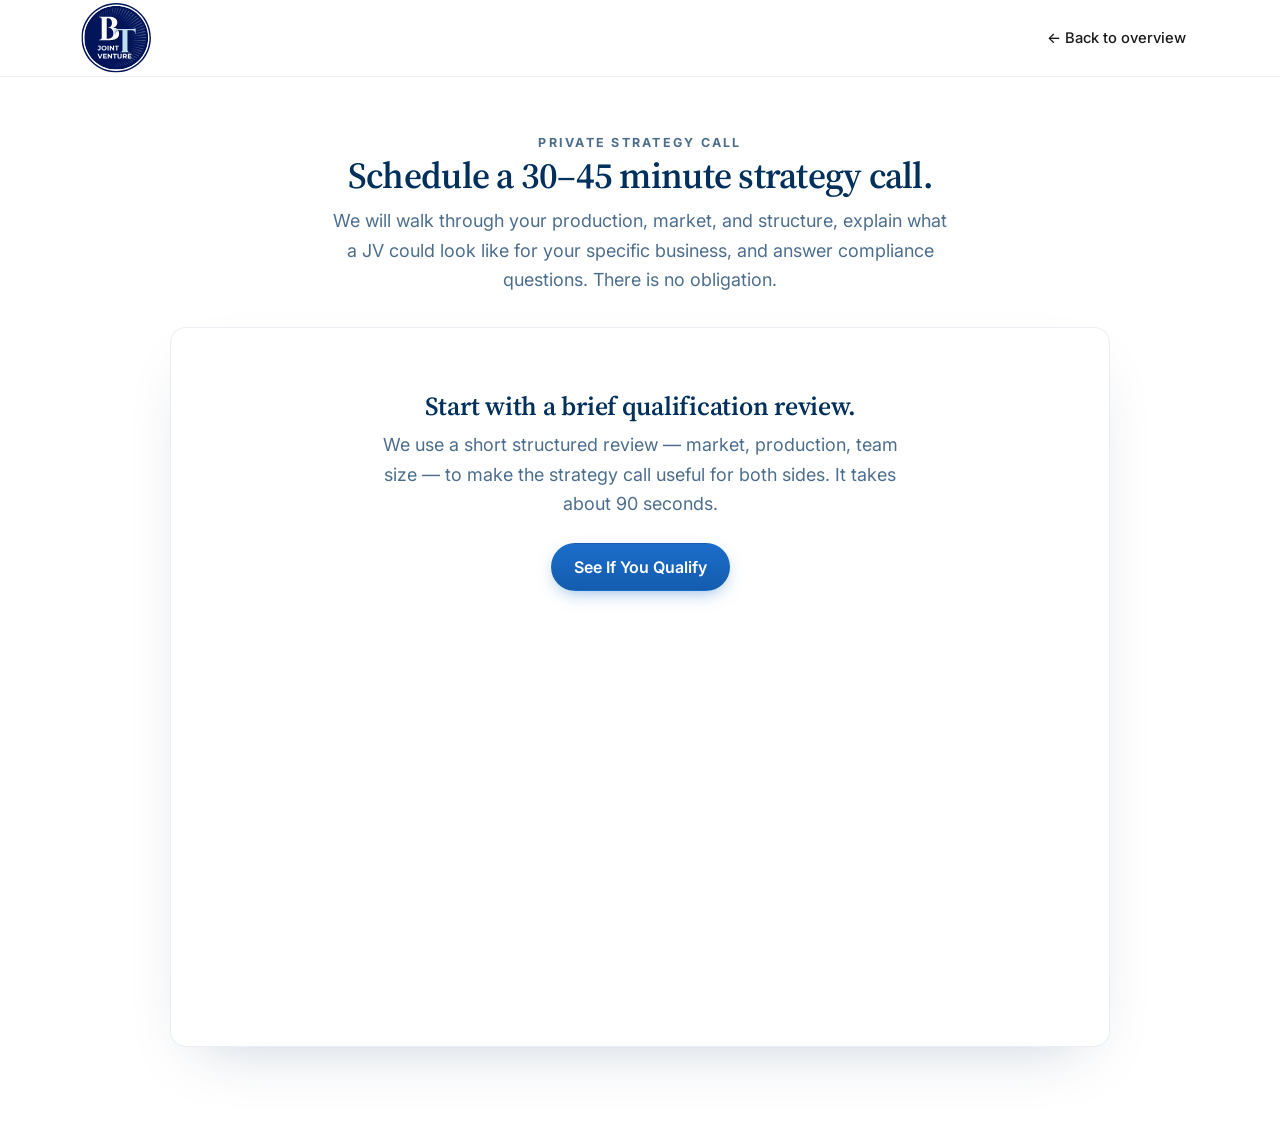
<file: schedule.html>
<!DOCTYPE html>
<html lang="en">
<head>
  <meta charset="UTF-8">
  <meta name="viewport" content="width=device-width, initial-scale=1, viewport-fit=cover">
  <title>Schedule Strategy Call — Ballantyne Title JV</title>
  <meta name="description" content="Schedule a private 30–45 minute strategy call with Richard Tocado's team to walk through whether a title joint venture structure may fit your business.">
  <meta name="robots" content="noindex,follow">

  <link rel="preconnect" href="https://fonts.googleapis.com">
  <link rel="preconnect" href="https://fonts.gstatic.com" crossorigin>
  <link href="https://fonts.googleapis.com/css2?family=Inter:wght@400;500;600;700&family=Source+Serif+Pro:wght@400;600;700&display=swap" rel="stylesheet">
  <link rel="stylesheet" href="styles.css">

  <!-- Tracking pixels -->
  <script>
    window.JV_PIXELS = {
      META_PIXEL_ID: 'REPLACE_WITH_META_PIXEL_ID',
      GOOGLE_ADS_ID: 'AW-REPLACE_WITH_GOOGLE_ADS_ID',
      GOOGLE_ADS_LEAD_LABEL: 'REPLACE_WITH_CONVERSION_LABEL',
      LINKEDIN_PARTNER_ID: 'REPLACE_WITH_LINKEDIN_PARTNER_ID',
      CLOUDFLARE_WEB_ANALYTICS_TOKEN: 'c2b7e4aa29f1477da7eac522f3a69645'
    };
  </script>
  <!-- Cloudflare Web Analytics beacon -->
  <script>
  (function(){
    var t = window.JV_PIXELS.CLOUDFLARE_WEB_ANALYTICS_TOKEN;
    if (!t || t.indexOf('REPLACE') !== -1) return;
    var s = document.createElement('script');
    s.defer = true;
    s.src = 'https://static.cloudflareinsights.com/beacon.min.js';
    s.setAttribute('data-cf-beacon', JSON.stringify({ token: t }));
    document.head.appendChild(s);
  })();
  </script>
  <script>
  !function(f,b,e,v,n,t,s){if(f.fbq)return;n=f.fbq=function(){n.callMethod?
  n.callMethod.apply(n,arguments):n.queue.push(arguments)};if(!f._fbq)f._fbq=n;
  n.push=n;n.loaded=!0;n.version='2.0';n.queue=[];t=b.createElement(e);t.async=!0;
  t.src=v;s=b.getElementsByTagName(e)[0];s.parentNode.insertBefore(t,s)}(window,
  document,'script','https://connect.facebook.net/en_US/fbevents.js');
  if (window.JV_PIXELS.META_PIXEL_ID && !window.JV_PIXELS.META_PIXEL_ID.startsWith('REPLACE')) {
    fbq('init', window.JV_PIXELS.META_PIXEL_ID);
    fbq('track', 'PageView');
  }
  </script>
  <script>
  (function(){
    var id = window.JV_PIXELS.GOOGLE_ADS_ID;
    if (!id || id.indexOf('REPLACE') !== -1) return;
    var s = document.createElement('script'); s.async = true;
    s.src = 'https://www.googletagmanager.com/gtag/js?id=' + id;
    document.head.appendChild(s);
    window.dataLayer = window.dataLayer || [];
    window.gtag = function(){ dataLayer.push(arguments); };
    gtag('js', new Date()); gtag('config', id);
  })();
  </script>
  <script>
  (function(){
    var id = window.JV_PIXELS.LINKEDIN_PARTNER_ID;
    if (!id || id.indexOf('REPLACE') !== -1) return;
    window._linkedin_partner_id = id;
    window._linkedin_data_partner_ids = window._linkedin_data_partner_ids || [];
    window._linkedin_data_partner_ids.push(id);
    var b = document.createElement('script'); b.type = 'text/javascript'; b.async = true;
    b.src = 'https://snap.licdn.com/li.lms-analytics/insight.min.js';
    document.head.appendChild(b);
  })();
  </script>

  <!-- GHL booking widget URL.
       Get this from GHL: Calendars → pick the calendar → Share → "Permanent Link".
       Looks like: https://api.leadconnectorhq.com/widget/booking/XXXXXXXX
                or https://link.msgsndr.com/widget/booking/XXXXXXXX
       Pre-fill params (first_name, last_name, email, phone) are appended automatically
       when the visitor came from the qualifier. -->
  <script>
    window.JV_SCHEDULER = {
      SCHEDULER_URL: 'REPLACE_WITH_GHL_BOOKING_URL'
    };
  </script>

  <style>
    .sched-shell { max-width: 980px; margin: 56px auto 80px; padding: 0 20px; }
    .sched-head { text-align: center; margin-bottom: 32px; }
    .sched-head h1 { margin: 0 0 10px; font-size: clamp(1.7rem, 2.6vw + 0.5rem, 2.3rem); }
    .sched-head p { margin: 0; color: rgba(0,48,91,0.7); max-width: 56ch; margin-inline: auto; }
    .sched-frame {
      background: #fff; border: 1px solid rgba(0,48,91,0.08);
      border-radius: var(--radius-lg, 16px);
      overflow: hidden;
      box-shadow: 0 24px 60px -30px rgba(0,48,91,0.25);
      min-height: 720px;
      position: relative;
    }
    .sched-frame iframe { width: 100%; height: 100%; min-height: 720px; border: 0; display: block; }
    .sched-placeholder {
      padding: 64px 32px; text-align: center;
      color: rgba(0,48,91,0.7);
    }
    .sched-placeholder h3 { margin: 0 0 8px; color: var(--brand-primary, #00305B); }
    .sched-placeholder p { margin: 0 auto 24px; max-width: 50ch; }
  </style>
</head>
<body>

  <header class="site-header" style="border-bottom: 1px solid rgba(0,48,91,0.08);">
    <div class="container site-header__inner">
      <a href="/" class="site-header__brand" aria-label="Ballantyne Title — Home">
        <img src="assets/logo-jv.svg" alt="Ballantyne Title — Joint Venture" class="site-header__logo" width="72" height="72">
      </a>
      <a class="nav__link" href="/" style="font-size:0.92rem;">&larr; Back to overview</a>
    </div>
  </header>

  <main>
    <div class="sched-shell">
      <div class="sched-head">
        <p class="eyebrow">Private Strategy Call</p>
        <h1>Schedule a 30&ndash;45 minute strategy call.</h1>
        <p>We will walk through your production, market, and structure, explain what a JV could look like for your specific business, and answer compliance questions. There is no obligation.</p>
      </div>

      <div class="sched-frame" id="sched-frame">
        <!-- Fallback for leads who already qualified — we have their info, just promise the link -->
        <div class="sched-placeholder" id="sched-placeholder-returning" style="display:none;">
          <div style="width:56px;height:56px;border-radius:999px;background:rgba(0,48,91,0.06);display:flex;align-items:center;justify-content:center;margin:0 auto 18px;">
            <svg width="28" height="28" viewBox="0 0 24 24" fill="none" stroke="#00305B" stroke-width="2" stroke-linecap="round" stroke-linejoin="round"><rect x="3" y="4" width="18" height="18" rx="2"/><path d="M16 2v4M8 2v4M3 10h18"/></svg>
          </div>
          <h3 id="returning-greeting">Your info is on file.</h3>
          <p>Richard's calendar is being finalized. We'll email a private booking link within one business day &mdash; usually faster. No need to fill anything out again.</p>
          <a class="btn btn--ghost" href="/">Back to overview</a>
        </div>
        <!-- Fallback for first-time visitors who haven't qualified yet -->
        <div class="sched-placeholder" id="sched-placeholder-first" style="display:none;">
          <h3>Start with a brief qualification review.</h3>
          <p>We use a short structured review &mdash; market, production, team size &mdash; to make the strategy call useful for both sides. It takes about 90 seconds.</p>
          <a class="btn btn--accent" href="/qualify.html">See If You Qualify</a>
        </div>
      </div>
    </div>
  </main>

  <script>
    (function(){
      var frame = document.getElementById('sched-frame');
      var firstTime = document.getElementById('sched-placeholder-first');
      var returning = document.getElementById('sched-placeholder-returning');
      var greeting = document.getElementById('returning-greeting');

      // Pull stashed lead data from the qualifier (sessionStorage) and URL params
      var lead = {};
      try { lead = JSON.parse(sessionStorage.getItem('jv_lead') || '{}'); } catch(e){}
      var params = new URLSearchParams(window.location.search);
      ['first_name','last_name','email','phone','company'].forEach(function(k){
        if (params.get(k)) lead[k] = params.get(k);
      });
      var hasLead = !!(lead.email && lead.first_name);

      var url = window.JV_SCHEDULER && window.JV_SCHEDULER.SCHEDULER_URL;
      var hasScheduler = url && url.indexOf('REPLACE') === -1;

      // Case 1 — scheduler URL is set: embed the calendar with prefill params.
      // GHL booking widget reads ?first_name=&last_name=&email=&phone= and pre-fills the contact form.
      if (hasScheduler) {
        var prefill = '';
        if (hasLead) {
          var sep = url.indexOf('?') === -1 ? '?' : '&';
          var qs = [];
          ['first_name','last_name','email','phone'].forEach(function(k){
            if (lead[k]) qs.push(k + '=' + encodeURIComponent(lead[k]));
          });
          if (qs.length) prefill = sep + qs.join('&');
        }
        var iframe = document.createElement('iframe');
        iframe.src = url + prefill;
        iframe.title = 'Schedule a strategy call';
        iframe.allow = 'fullscreen';
        iframe.referrerPolicy = 'no-referrer-when-downgrade';
        frame.appendChild(iframe);
        return;
      }

      // Case 2 — no scheduler URL yet. Pick the right fallback.
      if (hasLead) {
        if (lead.first_name) {
          greeting.textContent = 'Your info is on file, ' + lead.first_name + '.';
        }
        returning.style.display = 'block';
      } else {
        firstTime.style.display = 'block';
      }
    })();
  </script>

</body>
</html>
</file>
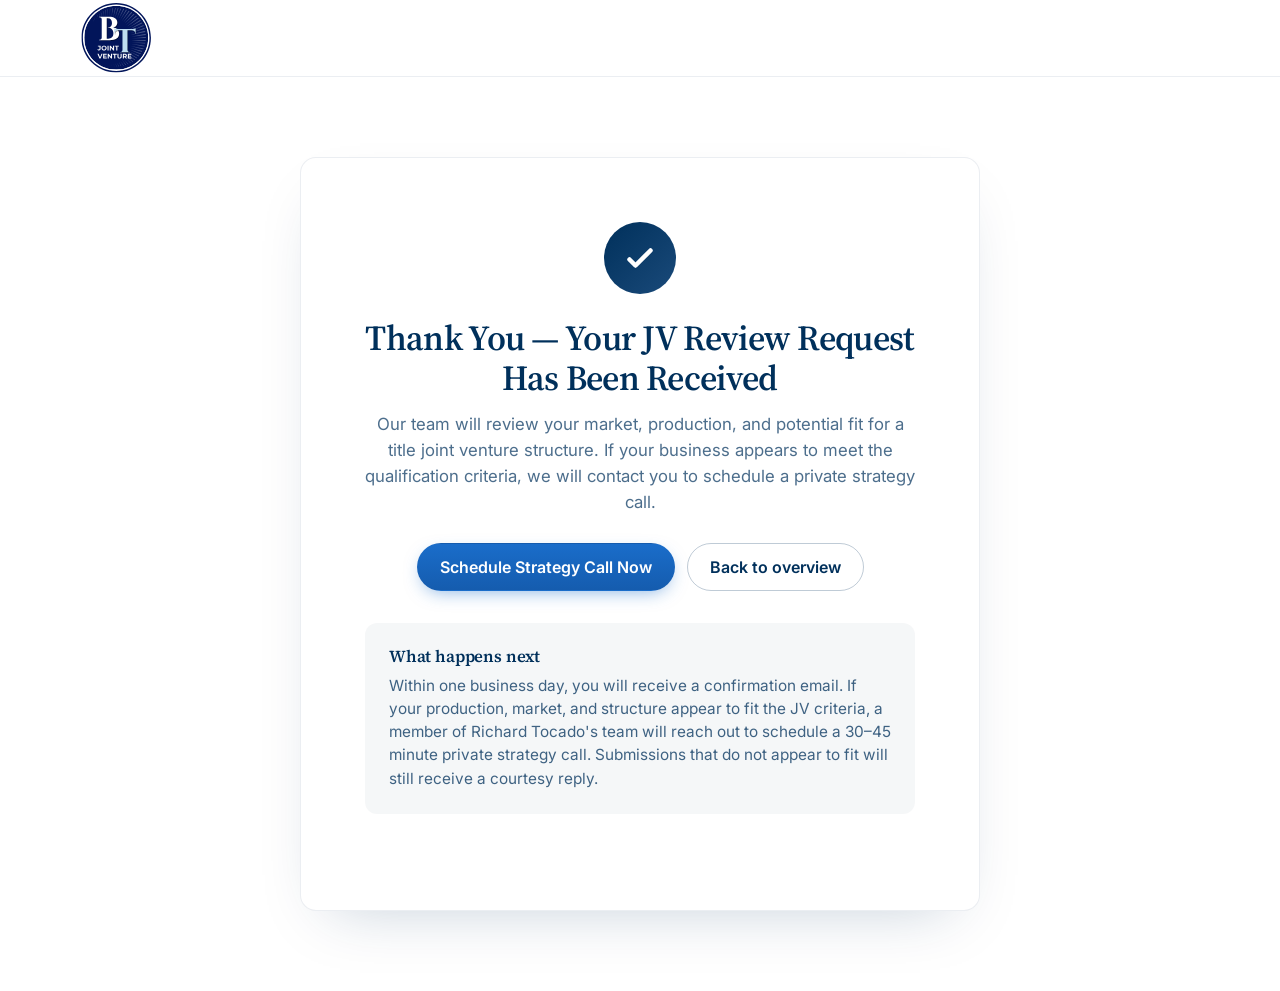
<file: thank-you.html>
<!DOCTYPE html>
<html lang="en">
<head>
  <meta charset="UTF-8">
  <meta name="viewport" content="width=device-width, initial-scale=1, viewport-fit=cover">
  <title>Thank You — JV Review Request Received | Ballantyne Title</title>
  <meta name="robots" content="noindex,follow">

  <link rel="preconnect" href="https://fonts.googleapis.com">
  <link rel="preconnect" href="https://fonts.gstatic.com" crossorigin>
  <link href="https://fonts.googleapis.com/css2?family=Inter:wght@400;500;600;700&family=Source+Serif+Pro:wght@400;600;700&display=swap" rel="stylesheet">
  <link rel="stylesheet" href="styles.css">

  <!-- Tracking pixels -->
  <script>
    window.JV_PIXELS = {
      META_PIXEL_ID: 'REPLACE_WITH_META_PIXEL_ID',
      GOOGLE_ADS_ID: 'AW-REPLACE_WITH_GOOGLE_ADS_ID',
      GOOGLE_ADS_LEAD_LABEL: 'REPLACE_WITH_CONVERSION_LABEL',
      LINKEDIN_PARTNER_ID: 'REPLACE_WITH_LINKEDIN_PARTNER_ID',
      CLOUDFLARE_WEB_ANALYTICS_TOKEN: 'c2b7e4aa29f1477da7eac522f3a69645'
    };
  </script>
  <!-- Cloudflare Web Analytics beacon -->
  <script>
  (function(){
    var t = window.JV_PIXELS.CLOUDFLARE_WEB_ANALYTICS_TOKEN;
    if (!t || t.indexOf('REPLACE') !== -1) return;
    var s = document.createElement('script');
    s.defer = true;
    s.src = 'https://static.cloudflareinsights.com/beacon.min.js';
    s.setAttribute('data-cf-beacon', JSON.stringify({ token: t }));
    document.head.appendChild(s);
  })();
  </script>
  <script>
  !function(f,b,e,v,n,t,s){if(f.fbq)return;n=f.fbq=function(){n.callMethod?
  n.callMethod.apply(n,arguments):n.queue.push(arguments)};if(!f._fbq)f._fbq=n;
  n.push=n;n.loaded=!0;n.version='2.0';n.queue=[];t=b.createElement(e);t.async=!0;
  t.src=v;s=b.getElementsByTagName(e)[0];s.parentNode.insertBefore(t,s)}(window,
  document,'script','https://connect.facebook.net/en_US/fbevents.js');
  if (window.JV_PIXELS.META_PIXEL_ID && !window.JV_PIXELS.META_PIXEL_ID.startsWith('REPLACE')) {
    fbq('init', window.JV_PIXELS.META_PIXEL_ID);
    fbq('track', 'PageView');
    fbq('track', 'Lead');
  }
  </script>
  <script>
  (function(){
    var id = window.JV_PIXELS.GOOGLE_ADS_ID;
    if (!id || id.indexOf('REPLACE') !== -1) return;
    var s = document.createElement('script'); s.async = true;
    s.src = 'https://www.googletagmanager.com/gtag/js?id=' + id;
    document.head.appendChild(s);
    window.dataLayer = window.dataLayer || [];
    window.gtag = function(){ dataLayer.push(arguments); };
    gtag('js', new Date()); gtag('config', id);
    if (window.JV_PIXELS.GOOGLE_ADS_LEAD_LABEL && window.JV_PIXELS.GOOGLE_ADS_LEAD_LABEL.indexOf('REPLACE') === -1) {
      gtag('event', 'conversion', { send_to: id + '/' + window.JV_PIXELS.GOOGLE_ADS_LEAD_LABEL });
    }
  })();
  </script>
  <script>
  (function(){
    var id = window.JV_PIXELS.LINKEDIN_PARTNER_ID;
    if (!id || id.indexOf('REPLACE') !== -1) return;
    window._linkedin_partner_id = id;
    window._linkedin_data_partner_ids = window._linkedin_data_partner_ids || [];
    window._linkedin_data_partner_ids.push(id);
    var b = document.createElement('script'); b.type = 'text/javascript'; b.async = true;
    b.src = 'https://snap.licdn.com/li.lms-analytics/insight.min.js';
    document.head.appendChild(b);
  })();
  </script>

  <style>
    .thanks-shell { max-width: 720px; margin: 80px auto; padding: 0 20px; text-align: center; }
    .thanks-card {
      background: #fff; border: 1px solid rgba(0,48,91,0.08);
      border-radius: var(--radius-lg, 16px);
      padding: clamp(40px, 5vw, 64px);
      box-shadow: 0 24px 60px -30px rgba(0,48,91,0.25);
    }
    .thanks-check {
      width: 72px; height: 72px;
      margin: 0 auto 24px;
      border-radius: 999px;
      background: linear-gradient(135deg, var(--brand-primary, #00305B), #1a4a7a);
      display: flex; align-items: center; justify-content: center;
    }
    .thanks-check svg { width: 36px; height: 36px; stroke: #fff; stroke-width: 3; fill: none; stroke-linecap: round; stroke-linejoin: round; }
    .thanks-title { margin: 0 0 12px; font-size: clamp(1.6rem, 2.5vw + 0.5rem, 2.2rem); }
    .thanks-sub { margin: 0 0 28px; color: rgba(0,48,91,0.7); font-size: 1.05rem; line-height: 1.55; }
    .thanks-next {
      background: rgba(0,48,91,0.04);
      border-radius: 12px; padding: 24px; margin: 32px 0;
      text-align: left;
    }
    .thanks-next h3 { margin: 0 0 8px; font-size: 1.05rem; color: var(--brand-primary, #00305B); }
    .thanks-next p { margin: 0; color: rgba(0,48,91,0.75); font-size: 0.96rem; line-height: 1.5; }
  </style>
</head>
<body>

  <header class="site-header" style="border-bottom: 1px solid rgba(0,48,91,0.08);">
    <div class="container site-header__inner">
      <a href="/" class="site-header__brand" aria-label="Ballantyne Title — Home">
        <img src="assets/logo-jv.svg" alt="Ballantyne Title — Joint Venture" class="site-header__logo" width="72" height="72">
      </a>
    </div>
  </header>

  <main>
    <div class="thanks-shell">
      <div class="thanks-card">

        <div class="thanks-check" aria-hidden="true">
          <svg viewBox="0 0 24 24"><path d="M5 13l4 4L19 7"/></svg>
        </div>

        <h1 class="thanks-title" id="thanks-title">Thank You &mdash; Your JV Review Request Has Been Received</h1>

        <p class="thanks-sub">Our team will review your market, production, and potential fit for a title joint venture structure. If your business appears to meet the qualification criteria, we will contact you to schedule a private strategy call.</p>

        <div class="btn-row" style="justify-content:center;">
          <a class="btn btn--accent" href="/schedule.html" data-cta="thanks-schedule">Schedule Strategy Call Now</a>
          <a class="btn btn--ghost" href="/">Back to overview</a>
        </div>

        <div class="thanks-next">
          <h3>What happens next</h3>
          <p>Within one business day, you will receive a confirmation email. If your production, market, and structure appear to fit the JV criteria, a member of Richard Tocado's team will reach out to schedule a 30&ndash;45 minute private strategy call. Submissions that do not appear to fit will still receive a courtesy reply.</p>
        </div>

      </div>
    </div>
  </main>

  <script>
    // Greet by first name if the qualifier stashed it in sessionStorage
    (function(){
      try {
        var fn = sessionStorage.getItem('jv_lead_first_name');
        if (fn && fn.trim()) {
          document.getElementById('thanks-title').textContent = 'Thank You, ' + fn.trim() + ' — Your JV Review Request Has Been Received';
        }
      } catch(e){}
    })();
  </script>

</body>
</html>
</file>
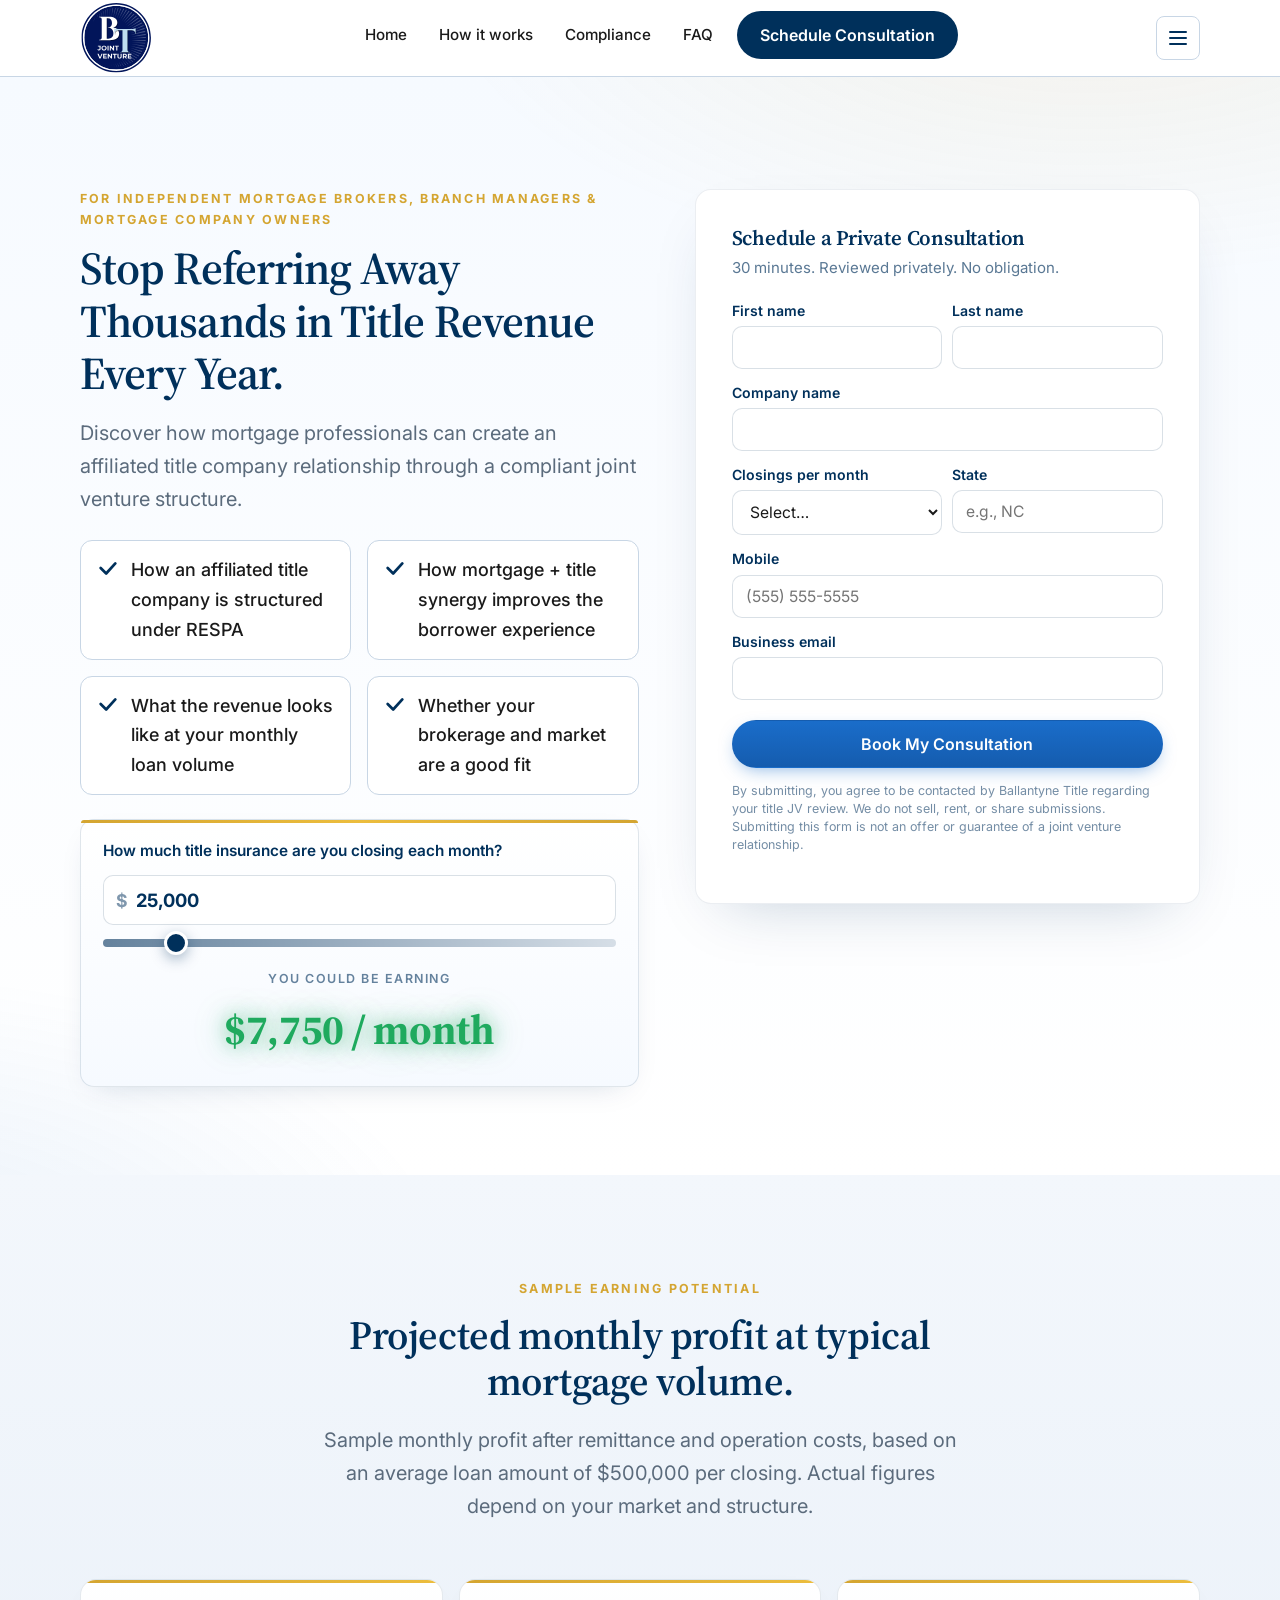
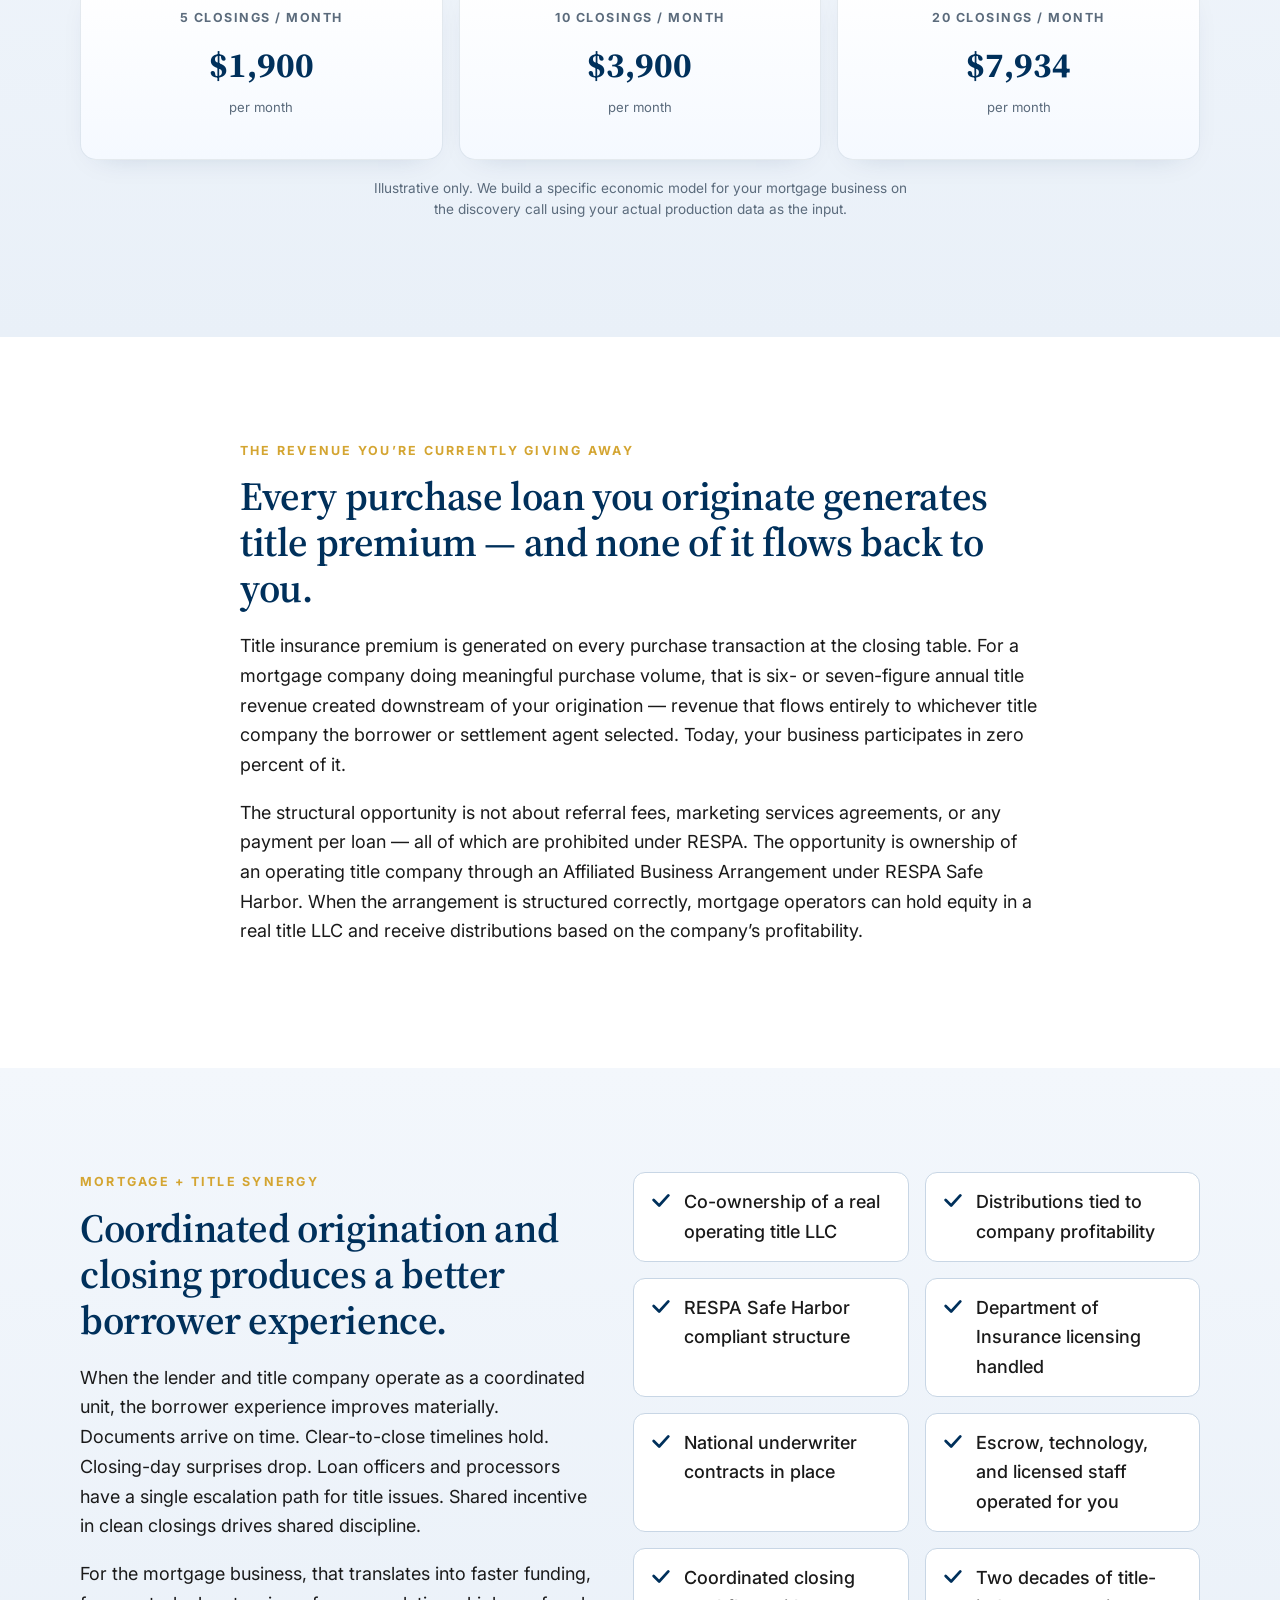
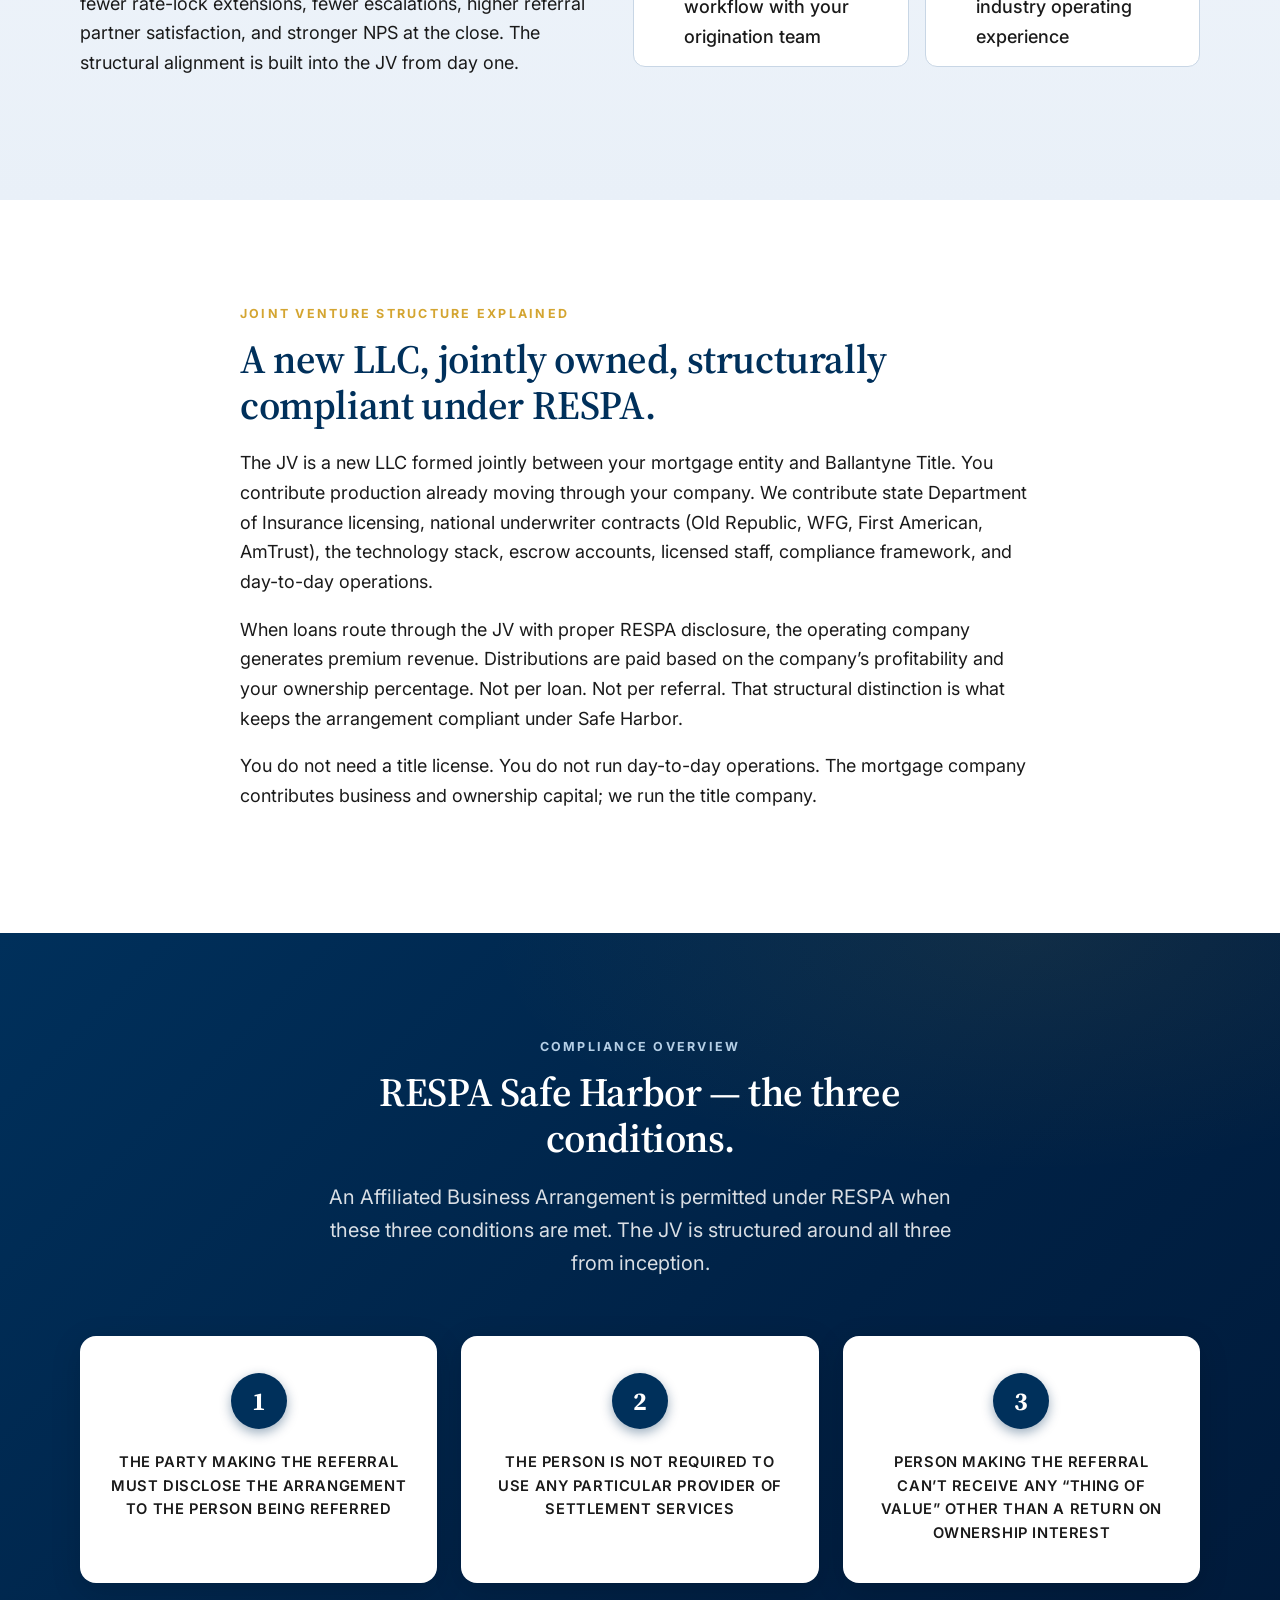
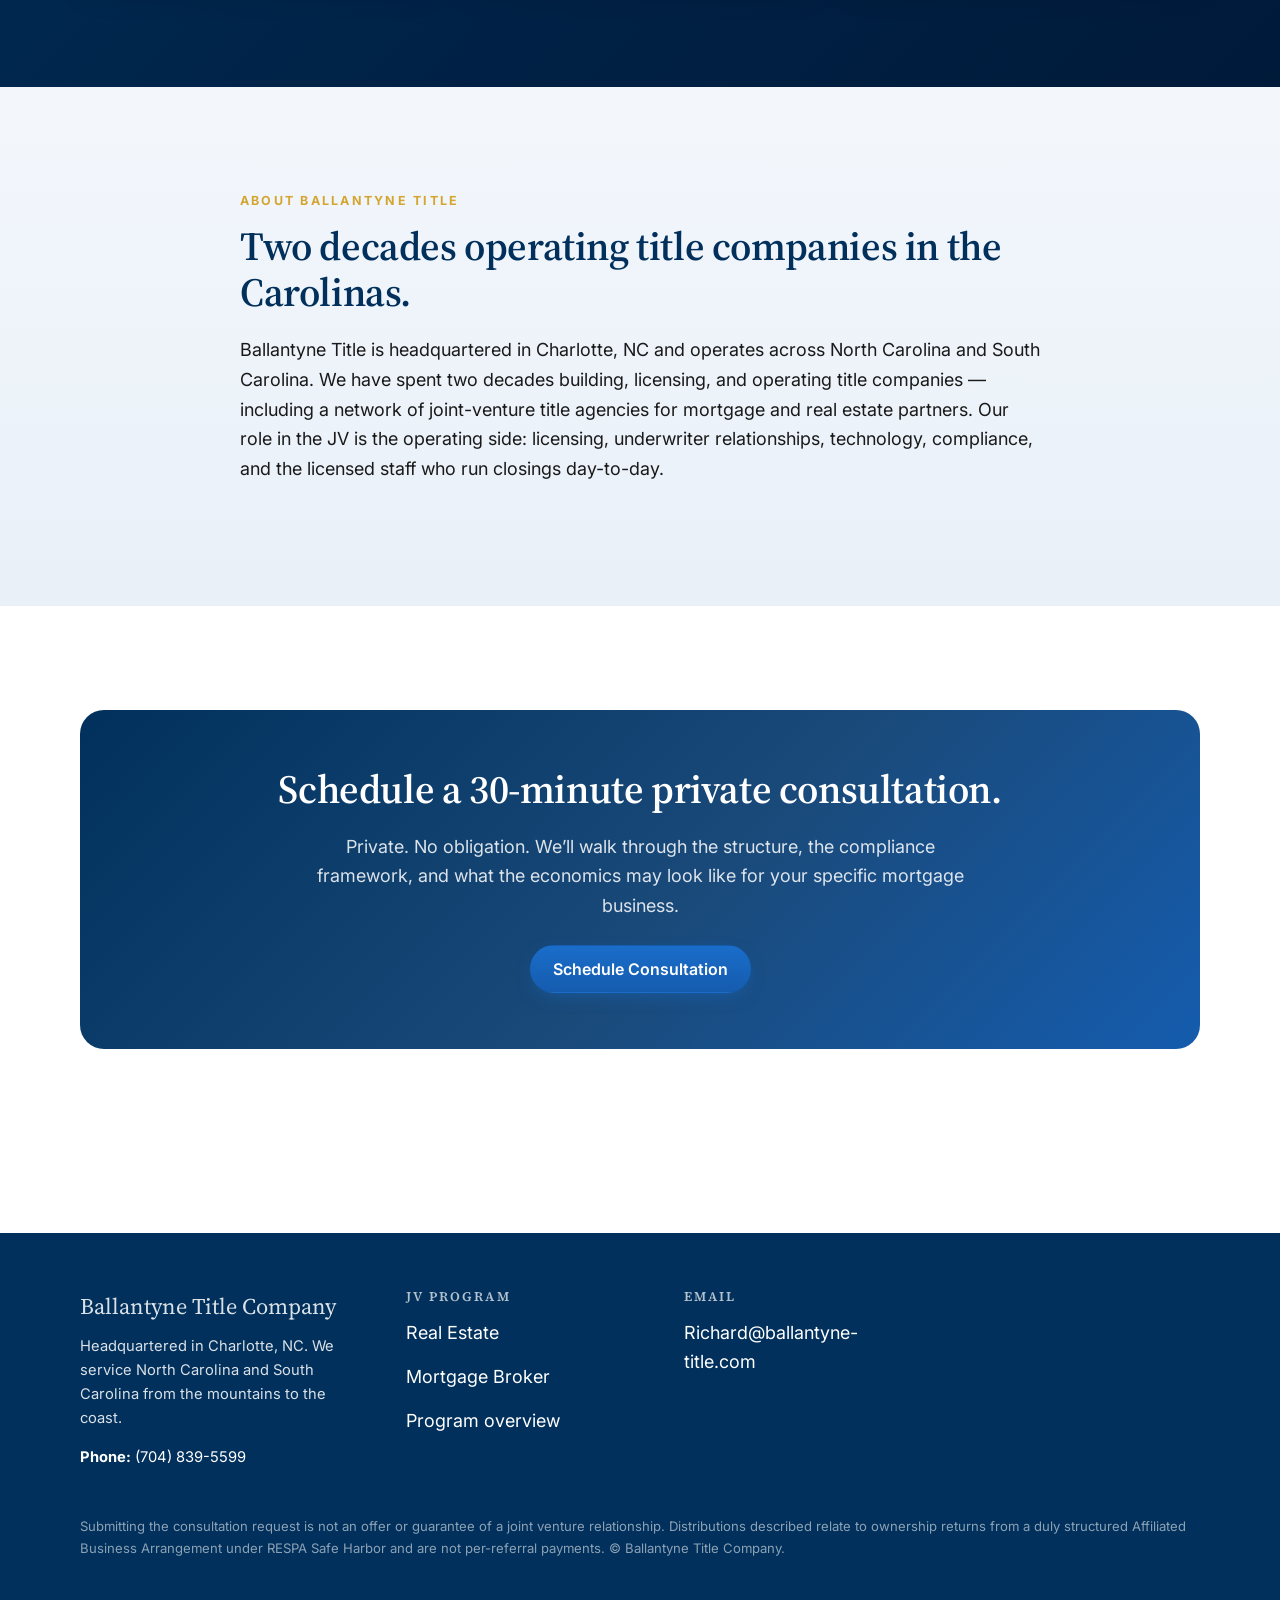
<file: jointventure/mortgage.html>
<!DOCTYPE html>
<html lang="en">
<head>
 <meta charset="UTF-8">
 <meta name="viewport" content="width=device-width, initial-scale=1, viewport-fit=cover">
 <title>Stop Referring Away Thousands in Title Revenue Every Year | Ballantyne Title</title>
 <meta name="description" content="Mortgage brokers, branch managers, and mortgage company owners can create an affiliated title company relationship through a compliant joint venture structure under RESPA Safe Harbor.">
 <link rel="canonical" href="https://jv.ballantynetitle.com/jointventure/mortgage">

 <meta property="og:type" content="website">
 <meta property="og:title" content="Stop Referring Away Thousands in Title Revenue Every Year">
 <meta property="og:description" content="A compliant title joint venture structure for mortgage company owners and branch managers.">
 <meta property="og:url" content="https://jv.ballantynetitle.com/jointventure/mortgage">
 <meta property="og:image" content="https://ballantynetitle.com/assets/og-joint-venture.jpg">
 <meta name="twitter:card" content="summary_large_image">

 <link rel="preconnect" href="https://fonts.googleapis.com">
 <link rel="preconnect" href="https://fonts.gstatic.com" crossorigin>
 <link href="https://fonts.googleapis.com/css2?family=Inter:wght@400;500;600;700&family=Source+Serif+Pro:wght@400;600;700&display=swap" rel="stylesheet">
 <link rel="stylesheet" href="/styles.css?v=20260618c">

 <script>
 window.JV_PIXELS = {
 META_PIXEL_ID: 'REPLACE_WITH_META_PIXEL_ID',
 GOOGLE_ADS_ID: 'AW-REPLACE_WITH_GOOGLE_ADS_ID',
 GOOGLE_ADS_LEAD_LABEL: 'REPLACE_WITH_CONVERSION_LABEL',
 LINKEDIN_PARTNER_ID: 'REPLACE_WITH_LINKEDIN_PARTNER_ID',
 CLOUDFLARE_WEB_ANALYTICS_TOKEN: 'c2b7e4aa29f1477da7eac522f3a69645'
 };
 </script>
 <!-- Cloudflare Web Analytics beacon -->
 <script>
 (function(){
  var t = window.JV_PIXELS.CLOUDFLARE_WEB_ANALYTICS_TOKEN;
  if (!t || t.indexOf('REPLACE') !== -1) return;
  var s = document.createElement('script');
  s.defer = true;
  s.src = 'https://static.cloudflareinsights.com/beacon.min.js';
  s.setAttribute('data-cf-beacon', JSON.stringify({ token: t }));
  document.head.appendChild(s);
 })();
 </script>
 <script>
 !function(f,b,e,v,n,t,s){if(f.fbq)return;n=f.fbq=function(){n.callMethod?
 n.callMethod.apply(n,arguments):n.queue.push(arguments)};if(!f._fbq)f._fbq=n;
 n.push=n;n.loaded=!0;n.version='2.0';n.queue=[];t=b.createElement(e);t.async=!0;
 t.src=v;s=b.getElementsByTagName(e)[0];s.parentNode.insertBefore(t,s)}(window,
 document,'script','https://connect.facebook.net/en_US/fbevents.js');
 if (window.JV_PIXELS.META_PIXEL_ID && !window.JV_PIXELS.META_PIXEL_ID.startsWith('REPLACE')) {
 fbq('init', window.JV_PIXELS.META_PIXEL_ID);
 fbq('track', 'PageView');
 fbq('trackCustom', 'JVMortgagePageView');
 }
 </script>
 <script>
 (function(){
 var id = window.JV_PIXELS.GOOGLE_ADS_ID;
 if (!id || id.indexOf('REPLACE') !== -1) return;
 var s = document.createElement('script'); s.async = true;
 s.src = 'https://www.googletagmanager.com/gtag/js?id=' + id;
 document.head.appendChild(s);
 window.dataLayer = window.dataLayer || [];
 window.gtag = function(){ dataLayer.push(arguments); };
 gtag('js', new Date()); gtag('config', id);
 })();
 </script>
 <script>
 (function(){
 var id = window.JV_PIXELS.LINKEDIN_PARTNER_ID;
 if (!id || id.indexOf('REPLACE') !== -1) return;
 window._linkedin_partner_id = id;
 window._linkedin_data_partner_ids = window._linkedin_data_partner_ids || [];
 window._linkedin_data_partner_ids.push(id);
 var b = document.createElement('script'); b.type = 'text/javascript'; b.async = true;
 b.src = 'https://snap.licdn.com/li.lms-analytics/insight.min.js';
 document.head.appendChild(b);
 })();
 </script>

 <style>
 .lp-form-card { background: #fff; border: 1px solid rgba(0,48,91,0.08); border-radius: var(--radius-lg, 16px); padding: clamp(24px, 3vw, 36px); box-shadow: 0 24px 60px -30px rgba(0,48,91,0.25); }
 .lp-form-card h3 { margin: 0 0 6px; font-size: 1.3rem; color: var(--brand-primary, #00305B); }
 .lp-form-card p.lp-form-sub { margin: 0 0 18px; color: rgba(0,48,91,0.65); font-size: 0.94rem; }
 .lp-field { margin-bottom: 12px; }
 .lp-field label { display: block; font-weight: 600; margin-bottom: 4px; font-size: 0.88rem; color: var(--brand-primary, #00305B); }
 .lp-field input, .lp-field select { width: 100%; padding: 11px 13px; border: 1.5px solid rgba(0,48,91,0.15); border-radius: 10px; font-family: inherit; font-size: 0.98rem; background: #fff; color: inherit; }
 .lp-field input:focus, .lp-field select:focus { outline: none; border-color: var(--brand-primary, #00305B); box-shadow: 0 0 0 4px rgba(0,48,91,0.08); }
 .lp-field-row { display: grid; gap: 10px; grid-template-columns: 1fr 1fr; }
 @media (max-width: 480px) { .lp-field-row { grid-template-columns: 1fr; } }
 .lp-fineprint { margin-top: 14px; font-size: 0.78rem; color: rgba(0,48,91,0.55); line-height: 1.45; }
 .lp-error { background: #fdecec; border-left: 3px solid #d33; padding: 8px 12px; border-radius: 6px; margin-bottom: 12px; font-size: 0.88rem; color: #911; display: none; }
 .lp-error.is-visible { display: block; }
 .lp-submitting { display: none; text-align: center; padding: 20px; }
 .lp-submitting.is-visible { display: block; }
 .lp-spinner { width: 36px; height: 36px; border: 3px solid rgba(0,48,91,0.15); border-top-color: var(--brand-primary, #00305B); border-radius: 50%; animation: spin 0.8s linear infinite; margin: 0 auto 12px; }
 @keyframes spin { to { transform: rotate(360deg); } }
 .lp-honeypot { position: absolute; left: -9999px; }
 .lp-section h3 { color: var(--brand-primary, #00305B); margin-top: 0; }
 </style>
</head>
<body>

 <header class="site-header">
 <div class="container site-header__inner">
 <a href="/" class="site-header__brand" aria-label="Ballantyne Title — Home">
 <img src="/assets/logo-jv.svg" alt="Ballantyne Title — Joint Venture" class="site-header__logo" width="72" height="72">
 </a>
 <nav class="nav" aria-label="Primary">
 <ul class="nav__list">
 <li><a class="nav__link" href="/">Home</a></li>
 <li><a class="nav__link" href="/#how-it-works">How it works</a></li>
 <li><a class="nav__link" href="/#respa">Compliance</a></li>
 <li><a class="nav__link" href="/#faq">FAQ</a></li>
 <li class="nav__cta"><a class="btn btn--primary" href="#consultation" data-cta="nav-cta">Schedule Consultation</a></li>
 </ul>
 </nav>
 <button class="nav-toggle" aria-label="Open menu" aria-expanded="false" aria-controls="mobile-menu" data-nav-toggle>
 <span class="nav-toggle__bar" aria-hidden="true"></span>
 </button>
 </div>
 </header>

 <!-- Mobile overlay menu — sibling of <header> -->
 <div class="mobile-menu" id="mobile-menu" data-mobile-menu data-open="false" aria-hidden="true">
 <div class="container">
 <div class="mobile-menu__head">
 <a href="/" class="site-header__brand"><img src="/assets/logo-jv.svg" alt="Ballantyne Title — Joint Venture" class="site-header__logo" width="72" height="72"></a>
 <button class="mobile-menu__close" aria-label="Close menu" data-nav-close>×</button>
 </div>
 <ul class="mobile-menu__list">
 <li><a class="mobile-menu__link" href="/">Home</a></li>
 <li><a class="mobile-menu__link" href="/jointventure/realtor">Real Estate</a></li>
 <li><a class="mobile-menu__link" href="/jointventure/mortgage">Mortgage Broker</a></li>
 <li><a class="mobile-menu__link" href="/#how-it-works">How it works</a></li>
 <li><a class="mobile-menu__link" href="/#respa">Compliance</a></li>
 <li><a class="mobile-menu__link" href="/#faq">FAQ</a></li>
 </ul>
 <a class="btn btn--primary btn--block mobile-menu__cta" href="#consultation">Schedule Consultation</a>
 </div>
 </div>

 <main>

 <!-- Hero -->
 <section class="hero">
 <div class="container">
 <div class="hero__grid" style="align-items: start;">
 <div>
 <p class="eyebrow">For Independent Mortgage Brokers, Branch Managers &amp; Mortgage Company Owners</p>
 <h1 class="hero__title" style="font-size: clamp(1.85rem, 3.4vw + 0.7rem, 2.85rem); margin-bottom: 18px;">Stop Referring Away Thousands in Title Revenue Every Year.</h1>
 <p class="hero__sub" style="margin-bottom: 24px;">Discover how mortgage professionals can create an affiliated title company relationship through a compliant joint venture structure.</p>
 <ul class="trust-list" style="margin-bottom: 16px;" aria-label="What you take away">
 <li>How an affiliated title company is structured under RESPA</li>
 <li>How mortgage + title synergy improves the borrower experience</li>
 <li>What the revenue looks like at your monthly loan volume</li>
 <li>Whether your brokerage and market are a good fit</li>
 </ul>

 <div class="hero-earn">
 <p class="hero-earn__prompt">How much title insurance are you closing each month?</p>
 <div class="hero-earn__control">
 <div class="hero-earn__field">
 <span class="hero-earn__currency" aria-hidden="true">$</span>
 <input type="text" id="earn-input" inputmode="decimal" value="25,000" aria-label="Monthly title insurance amount">
 </div>
 <input type="range" id="earn-slider" class="hero-earn__slider" min="0" max="200000" step="1000" value="25000" aria-label="Adjust monthly title insurance amount">
 </div>
 <div class="hero-earn__result">
 <p class="hero-earn__result-label">You could be earning</p>
 <p class="hero-earn__result-value" id="earn-output">$7,750 / month</p>
 </div>
 </div>
 </div>

 <aside id="consultation" class="lp-form-card">
 <h3>Schedule a Private Consultation</h3>
 <p class="lp-form-sub">30 minutes. Reviewed privately. No obligation.</p>

 <div class="lp-error" id="lp-error" role="alert"></div>

 <form id="lp-form" novalidate>
 <input type="text" name="website" tabindex="-1" autocomplete="off" class="lp-honeypot" aria-hidden="true">

 <div class="lp-field-row">
 <div class="lp-field">
 <label for="first_name">First name</label>
 <input type="text" id="first_name" name="first_name" autocomplete="given-name" required>
 </div>
 <div class="lp-field">
 <label for="last_name">Last name</label>
 <input type="text" id="last_name" name="last_name" autocomplete="family-name" required>
 </div>
 </div>

 <div class="lp-field">
 <label for="company">Company name</label>
 <input type="text" id="company" name="organization" autocomplete="organization" required>
 </div>

 <div class="lp-field-row">
 <div class="lp-field">
 <label for="units">Closings per month</label>
 <select id="units" name="qualifying_metric" required>
 <option value="">Select&hellip;</option>
 <option value="Under 5">Under 5</option>
 <option value="5-10">5 to 10</option>
 <option value="11-20">11 to 20</option>
 <option value="21-40">21 to 40</option>
 <option value="40+">40+</option>
 </select>
 </div>
 <div class="lp-field">
 <label for="state">State</label>
 <input type="text" id="state" name="state" autocomplete="address-level1" placeholder="e.g., NC" required>
 </div>
 </div>

 <div class="lp-field">
 <label for="phone">Mobile</label>
 <input type="tel" id="phone" name="phone" autocomplete="tel" placeholder="(555) 555-5555" required>
 </div>

 <div class="lp-field">
 <label for="email">Business email</label>
 <input type="email" id="email" name="email" autocomplete="email" required>
 </div>

 <button type="submit" class="btn btn--accent" style="width:100%; margin-top: 8px;" data-cta="form-submit">Book My Consultation</button>

 <p class="lp-fineprint">By submitting, you agree to be contacted by Ballantyne Title regarding your title JV review. We do not sell, rent, or share submissions. Submitting this form is not an offer or guarantee of a joint venture relationship.</p>
 </form>

 <div class="lp-submitting" id="lp-submitting">
 <div class="lp-spinner" aria-hidden="true"></div>
 <p style="margin:0; font-weight:600;">Submitting&hellip;</p>
 </div>
 </aside>
 </div>
 </div>
 </section>

 <!-- Sample Earning Potential — benchmark numbers from Richard's flyer -->
 <section class="section section--soft">
 <div class="container">
 <div class="section-head">
 <p class="eyebrow">Sample earning potential</p>
 <h2>Projected monthly profit at typical mortgage volume.</h2>
 <p class="lead" style="margin-inline:auto;">Sample monthly profit after remittance and operation costs, based on an average loan amount of $500,000 per closing. Actual figures depend on your market and structure.</p>
 </div>
 <div class="jv-benchmarks">
 <div class="jv-bench">
 <p class="jv-bench__count">5 closings / month</p>
 <p class="jv-bench__amount">$1,900</p>
 <p class="jv-bench__amount-label">per month</p>
 </div>
 <div class="jv-bench">
 <p class="jv-bench__count">10 closings / month</p>
 <p class="jv-bench__amount">$3,900</p>
 <p class="jv-bench__amount-label">per month</p>
 </div>
 <div class="jv-bench">
 <p class="jv-bench__count">20 closings / month</p>
 <p class="jv-bench__amount">$7,934</p>
 <p class="jv-bench__amount-label">per month</p>
 </div>
 </div>
 <p class="jv-bench__note">Illustrative only. We build a specific economic model for your mortgage business on the discovery call using your actual production data as the input.</p>
 </div>
 </section>

 <!-- The Revenue You're Currently Giving Away -->
 <section class="section lp-section" id="giving-away">
 <div class="container" style="max-width: 880px;">
 <p class="eyebrow">The revenue you&rsquo;re currently giving away</p>
 <h2>Every purchase loan you originate generates title premium &mdash; and none of it flows back to you.</h2>
 <p>Title insurance premium is generated on every purchase transaction at the closing table. For a mortgage company doing meaningful purchase volume, that is six- or seven-figure annual title revenue created downstream of your origination &mdash; revenue that flows entirely to whichever title company the borrower or settlement agent selected. Today, your business participates in zero percent of it.</p>
 <p>The structural opportunity is not about referral fees, marketing services agreements, or any payment per loan &mdash; all of which are prohibited under RESPA. The opportunity is ownership of an operating title company through an Affiliated Business Arrangement under RESPA Safe Harbor. When the arrangement is structured correctly, mortgage operators can hold equity in a real title LLC and receive distributions based on the company&rsquo;s profitability.</p>
 </div>
 </section>

 <!-- Mortgage + Title Synergy -->
 <section class="section section--soft lp-section">
 <div class="container">
 <div class="split split--lead">
 <div>
 <p class="eyebrow">Mortgage + title synergy</p>
 <h2>Coordinated origination and closing produces a better borrower experience.</h2>
 <p>When the lender and title company operate as a coordinated unit, the borrower experience improves materially. Documents arrive on time. Clear-to-close timelines hold. Closing-day surprises drop. Loan officers and processors have a single escalation path for title issues. Shared incentive in clean closings drives shared discipline.</p>
 <p>For the mortgage business, that translates into faster funding, fewer rate-lock extensions, fewer escalations, higher referral partner satisfaction, and stronger NPS at the close. The structural alignment is built into the JV from day one.</p>
 </div>
 <ul class="trust-list" aria-label="What the mortgage JV provides">
 <li>Co-ownership of a real operating title LLC</li>
 <li>Distributions tied to company profitability</li>
 <li>RESPA Safe Harbor compliant structure</li>
 <li>Department of Insurance licensing handled</li>
 <li>National underwriter contracts in place</li>
 <li>Escrow, technology, and licensed staff operated for you</li>
 <li>Coordinated closing workflow with your origination team</li>
 <li>Two decades of title-industry operating experience</li>
 </ul>
 </div>
 </div>
 </section>

 <!-- JV Structure Explained -->
 <section class="section lp-section">
 <div class="container" style="max-width: 880px;">
 <p class="eyebrow">Joint venture structure explained</p>
 <h2>A new LLC, jointly owned, structurally compliant under RESPA.</h2>
 <p>The JV is a new LLC formed jointly between your mortgage entity and Ballantyne Title. You contribute production already moving through your company. We contribute state Department of Insurance licensing, national underwriter contracts (Old Republic, WFG, First American, AmTrust), the technology stack, escrow accounts, licensed staff, compliance framework, and day-to-day operations.</p>
 <p>When loans route through the JV with proper RESPA disclosure, the operating company generates premium revenue. Distributions are paid based on the company&rsquo;s profitability and your ownership percentage. Not per loan. Not per referral. That structural distinction is what keeps the arrangement compliant under Safe Harbor.</p>
 <p>You do not need a title license. You do not run day-to-day operations. The mortgage company contributes business and ownership capital; we run the title company.</p>
 </div>
 </section>

 <!-- Compliance -->
 <section class="section section--navy lp-section">
 <div class="container">
 <div class="section-head">
 <p class="eyebrow" style="color: var(--brand-secondary);">Compliance overview</p>
 <h2 style="color:#fff;">RESPA Safe Harbor &mdash; the three conditions.</h2>
 <p class="lead" style="color: rgba(255,255,255,0.85); margin-inline:auto;">An Affiliated Business Arrangement is permitted under RESPA when these three conditions are met. The JV is structured around all three from inception.</p>
 </div>
 <ol class="respa-conditions">
 <li>
 <div class="respa-condition__num" aria-hidden="true">1</div>
 <p class="respa-condition__text">THE PARTY MAKING THE REFERRAL MUST DISCLOSE THE ARRANGEMENT TO THE PERSON BEING REFERRED</p>
 </li>
 <li>
 <div class="respa-condition__num" aria-hidden="true">2</div>
 <p class="respa-condition__text">THE PERSON IS NOT REQUIRED TO USE ANY PARTICULAR PROVIDER OF SETTLEMENT SERVICES</p>
 </li>
 <li>
 <div class="respa-condition__num" aria-hidden="true">3</div>
 <p class="respa-condition__text">PERSON MAKING THE REFERRAL CAN&rsquo;T RECEIVE ANY &ldquo;THING OF VALUE&rdquo; OTHER THAN A RETURN ON OWNERSHIP INTEREST</p>
 </li>
 </ol>
 </div>
 </section>


 <!-- Ballantyne Background -->
 <section class="section section--soft lp-section">
 <div class="container" style="max-width: 880px;">
 <p class="eyebrow">About Ballantyne Title</p>
 <h2>Two decades operating title companies in the Carolinas.</h2>
 <p>Ballantyne Title is headquartered in Charlotte, NC and operates across North Carolina and South Carolina. We have spent two decades building, licensing, and operating title companies &mdash; including a network of joint-venture title agencies for mortgage and real estate partners. Our role in the JV is the operating side: licensing, underwriter relationships, technology, compliance, and the licensed staff who run closings day-to-day.</p>
 </div>
 </section>

 <!-- Final CTA -->
 <section class="section">
 <div class="container">
 <div class="cta-band">
 <h2>Schedule a 30-minute private consultation.</h2>
 <p style="max-width: 60ch; margin: 0 auto 24px;">Private. No obligation. We&rsquo;ll walk through the structure, the compliance framework, and what the economics may look like for your specific mortgage business.</p>
 <div class="btn-row">
 <a class="btn btn--accent" href="#consultation" data-cta="footer-cta">Schedule Consultation</a>
 </div>
 </div>
 </div>
 </section>

 </main>

 <footer class="site-footer">
 <div class="container">
 <div class="site-footer__grid">
 <div>
 <p class="site-footer__brand">Ballantyne Title Company</p>
 <p style="font-size: 0.92rem;">Headquartered in Charlotte, NC. We service North Carolina and South Carolina from the mountains to the coast.</p>
 <p style="font-size: 0.92rem;"><strong style="color:#fff;">Phone:</strong> <a href="tel:+17048395599">(704) 839-5599</a></p>
 </div>
 <div>
 <h3 style="font-size: 0.82rem; letter-spacing: 0.16em; text-transform: uppercase; color: rgba(255,255,255,0.7); margin-bottom: 14px;">JV Program</h3>
 <ul>
 <li><a href="/jointventure/realtor">Real Estate</a></li>
 <li><a href="/jointventure/mortgage">Mortgage Broker</a></li>
 <li><a href="/">Program overview</a></li>
 </ul>
 </div>
 <div>
 <h3 style="font-size: 0.82rem; letter-spacing: 0.16em; text-transform: uppercase; color: rgba(255,255,255,0.7); margin-bottom: 14px;">Email</h3>
 <ul>
 <li><a href="mailto:Richard@ballantyne-title.com">Richard@ballantyne-title.com</a></li>
 </ul>
 </div>
 </div>
 <p class="site-footer__legal" style="margin-top: 32px; font-size: 0.82rem; color: rgba(255,255,255,0.55);">Submitting the consultation request is not an offer or guarantee of a joint venture relationship. Distributions described relate to ownership returns from a duly structured Affiliated Business Arrangement under RESPA Safe Harbor and are not per-referral payments. &copy; Ballantyne Title Company.</p>
 </div>
 </footer>

 <script>
 (function () {
 var btn = document.querySelector('[data-nav-toggle]');
 var menu = document.querySelector('[data-mobile-menu]');
 var close = document.querySelector('[data-nav-close]');
 if (!btn || !menu) return;
 function isOpen() { return menu.dataset.open === 'true'; }
 function open() { menu.dataset.open = 'true'; menu.setAttribute('aria-hidden','false'); btn.setAttribute('aria-expanded','true'); document.body.style.overflow = 'hidden'; }
 function shut() { menu.dataset.open = 'false'; menu.setAttribute('aria-hidden','true'); btn.setAttribute('aria-expanded','false'); document.body.style.overflow = ''; }
 btn.addEventListener('click', function(e){ e.stopPropagation(); if (isOpen()) shut(); else open(); });
 if (close) close.addEventListener('click', shut);
 menu.querySelectorAll('a').forEach(function(a){ a.addEventListener('click', shut); });
 menu.addEventListener('click', function(e){ if (e.target === menu) shut(); });
 document.addEventListener('keydown', function(e){ if (e.key === 'Escape' && isOpen()) shut(); });
 window.addEventListener('pagehide', function(){ document.body.style.overflow = ''; });
 })();

 // Hero earnings widget — slider + input stay in sync, output glows green
 (function(){
 var input = document.getElementById('earn-input');
 var slider = document.getElementById('earn-slider');
 var output = document.getElementById('earn-output');
 if (!input || !slider || !output) return;
 var SHARE = 0.31;
 function num(n) { return Math.round(n).toLocaleString('en-US'); }
 function render(value) {
 var v = Math.max(0, parseFloat(value) || 0);
 output.textContent = '$' + num(v * SHARE) + ' / month';
 }
 function syncFromSlider() {
 var v = parseFloat(slider.value) || 0;
 input.value = num(v);
 render(v);
 }
 function syncFromInput() {
 var raw = (input.value || '').replace(/[^0-9.]/g, '');
 var v = Math.max(0, parseFloat(raw) || 0);
 var max = parseFloat(slider.max);
 slider.value = Math.min(v, max);
 render(v);
 }
 slider.addEventListener('input', syncFromSlider);
 input.addEventListener('input', syncFromInput);
 input.addEventListener('blur', function(){
 var raw = (input.value || '').replace(/[^0-9.]/g, '');
 input.value = num(parseFloat(raw) || 0);
 });
 syncFromSlider();
 })();

 (function(){
 var form = document.getElementById('lp-form');
 var errorBox = document.getElementById('lp-error');
 var submittingBox = document.getElementById('lp-submitting');
 if (!form) return;

 function showError(msg) { errorBox.textContent = msg; errorBox.classList.add('is-visible'); }
 function clearError() { errorBox.classList.remove('is-visible'); }

 form.addEventListener('submit', function(e){
 e.preventDefault();
 clearError();

 var data = {};
 new FormData(form).forEach(function(v, k){ data[k] = v; });
 // Strip honeypot: browsers autofill hidden fields with names like "website".
 // Legit submissions from this JS never carry it; bots that bypass this JS still trip the server-side check.
 delete data.website;

 var required = ['first_name','last_name','organization','qualifying_metric','state','phone','email'];
 for (var i = 0; i < required.length; i++) {
 if (!data[required[i]] || !String(data[required[i]]).trim()) { showError('Please complete all required fields.'); return; }
 }
 if (!/^[^\s@]+@[^\s@]+\.[^\s@]+$/.test(data.email)) { showError('Please enter a valid email address.'); return; }

 data.source_funnel = 'mortgage';
 data.lead_tag = 'JV Mortgage';
 data.pipeline = 'JV Mortgage';
 data.qualifying_metric_label = 'Closings per month';
 data.organization_label = 'Company';
 data.referrer = document.referrer || '';
 data.page_url = window.location.href;
 data.submitted_at = new Date().toISOString();

 form.style.display = 'none';
 submittingBox.classList.add('is-visible');

 try {
 sessionStorage.setItem('jv_lead', JSON.stringify({
 first_name: data.first_name, last_name: data.last_name,
 email: data.email, phone: data.phone,
 company: data.organization, role: 'Mortgage Broker / Owner',
 funnel: 'mortgage'
 }));
 sessionStorage.setItem('jv_lead_first_name', data.first_name);
 } catch(e){}

 fetch('/api/submit', {
 method: 'POST',
 headers: { 'Content-Type': 'application/json' },
 body: JSON.stringify(data)
 })
 .then(function(){
 try { if (window.fbq) { fbq('trackCustom', 'JVMortgageFormCompleted'); fbq('track','Lead'); } } catch(e){}
 try {
 if (window.gtag && window.JV_PIXELS.GOOGLE_ADS_LEAD_LABEL && window.JV_PIXELS.GOOGLE_ADS_LEAD_LABEL.indexOf('REPLACE') === -1) {
 gtag('event','conversion',{ send_to: window.JV_PIXELS.GOOGLE_ADS_ID + '/' + window.JV_PIXELS.GOOGLE_ADS_LEAD_LABEL });
 }
 } catch(e){}
 window.location.href = '/thank-you.html?funnel=mortgage';
 })
 .catch(function(){
 window.location.href = '/thank-you.html?funnel=mortgage';
 });
 });
 })();
 </script>

</body>
</html>
</file>
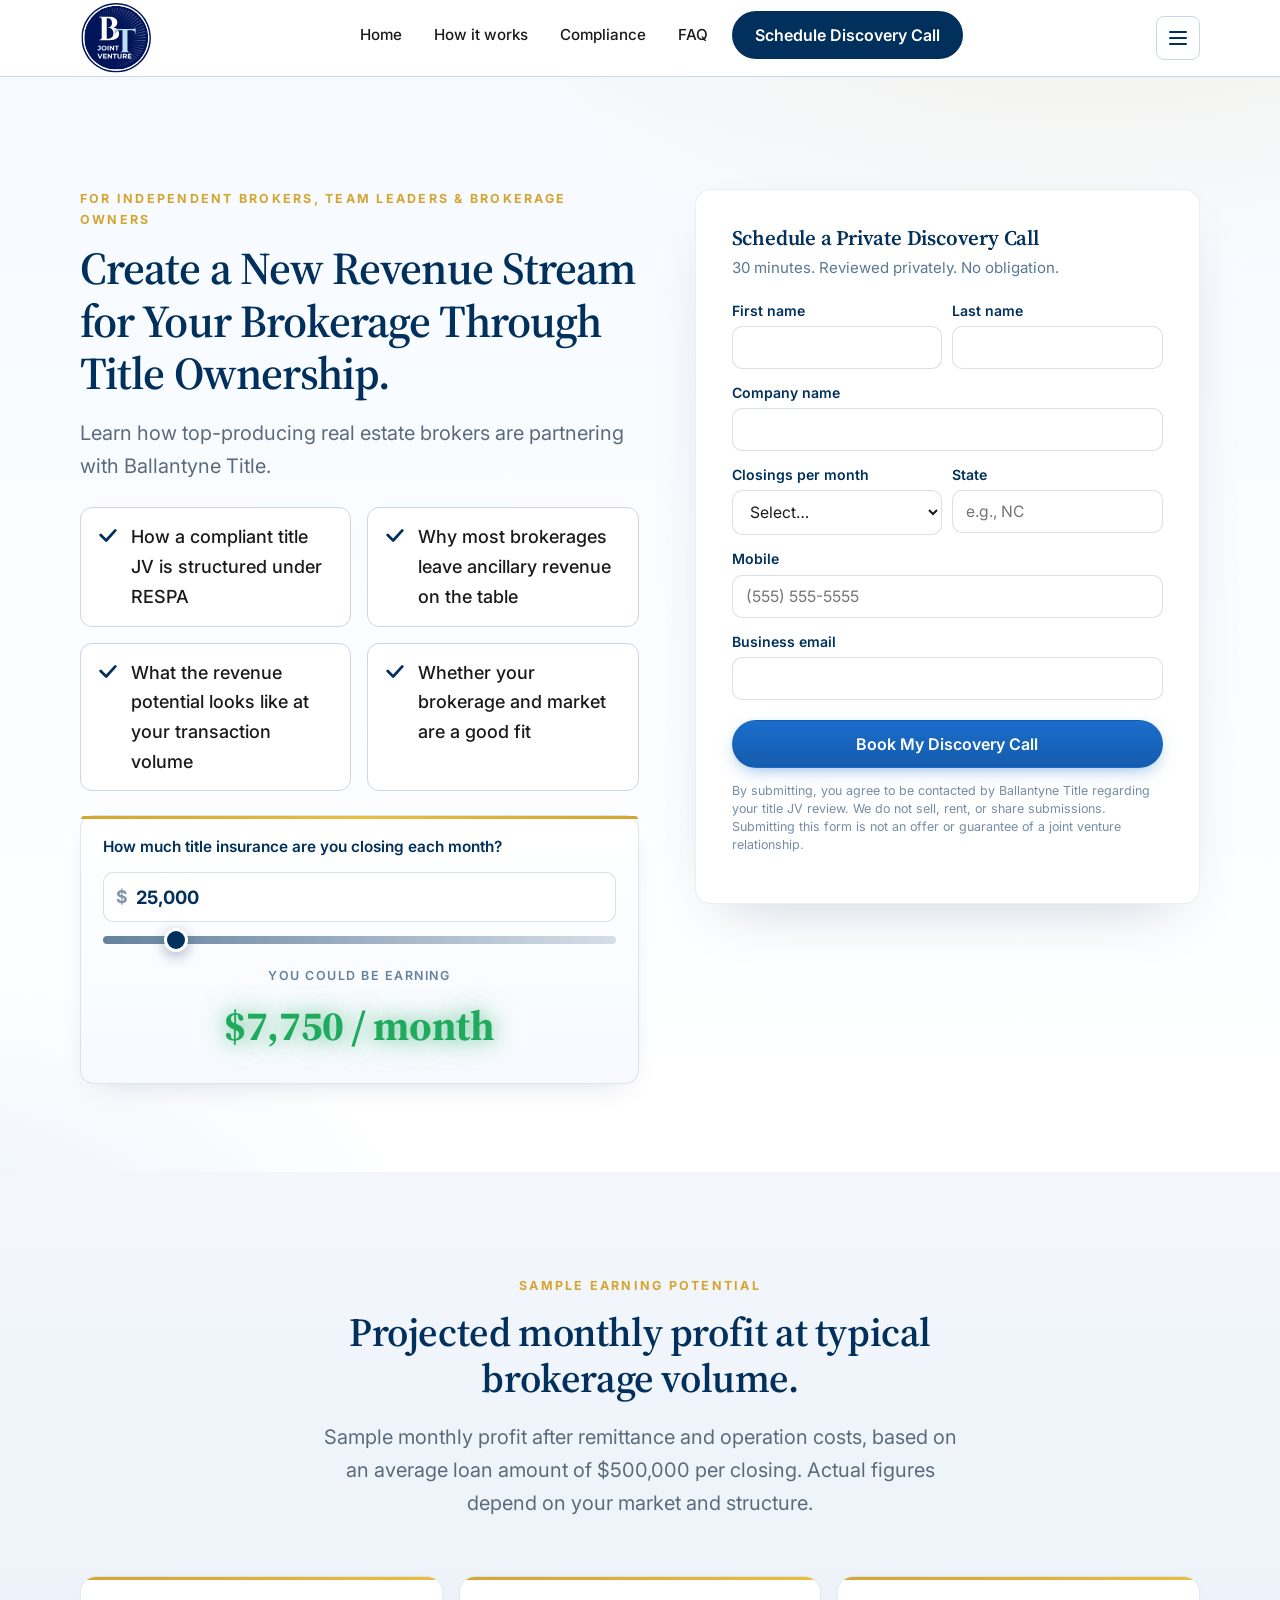
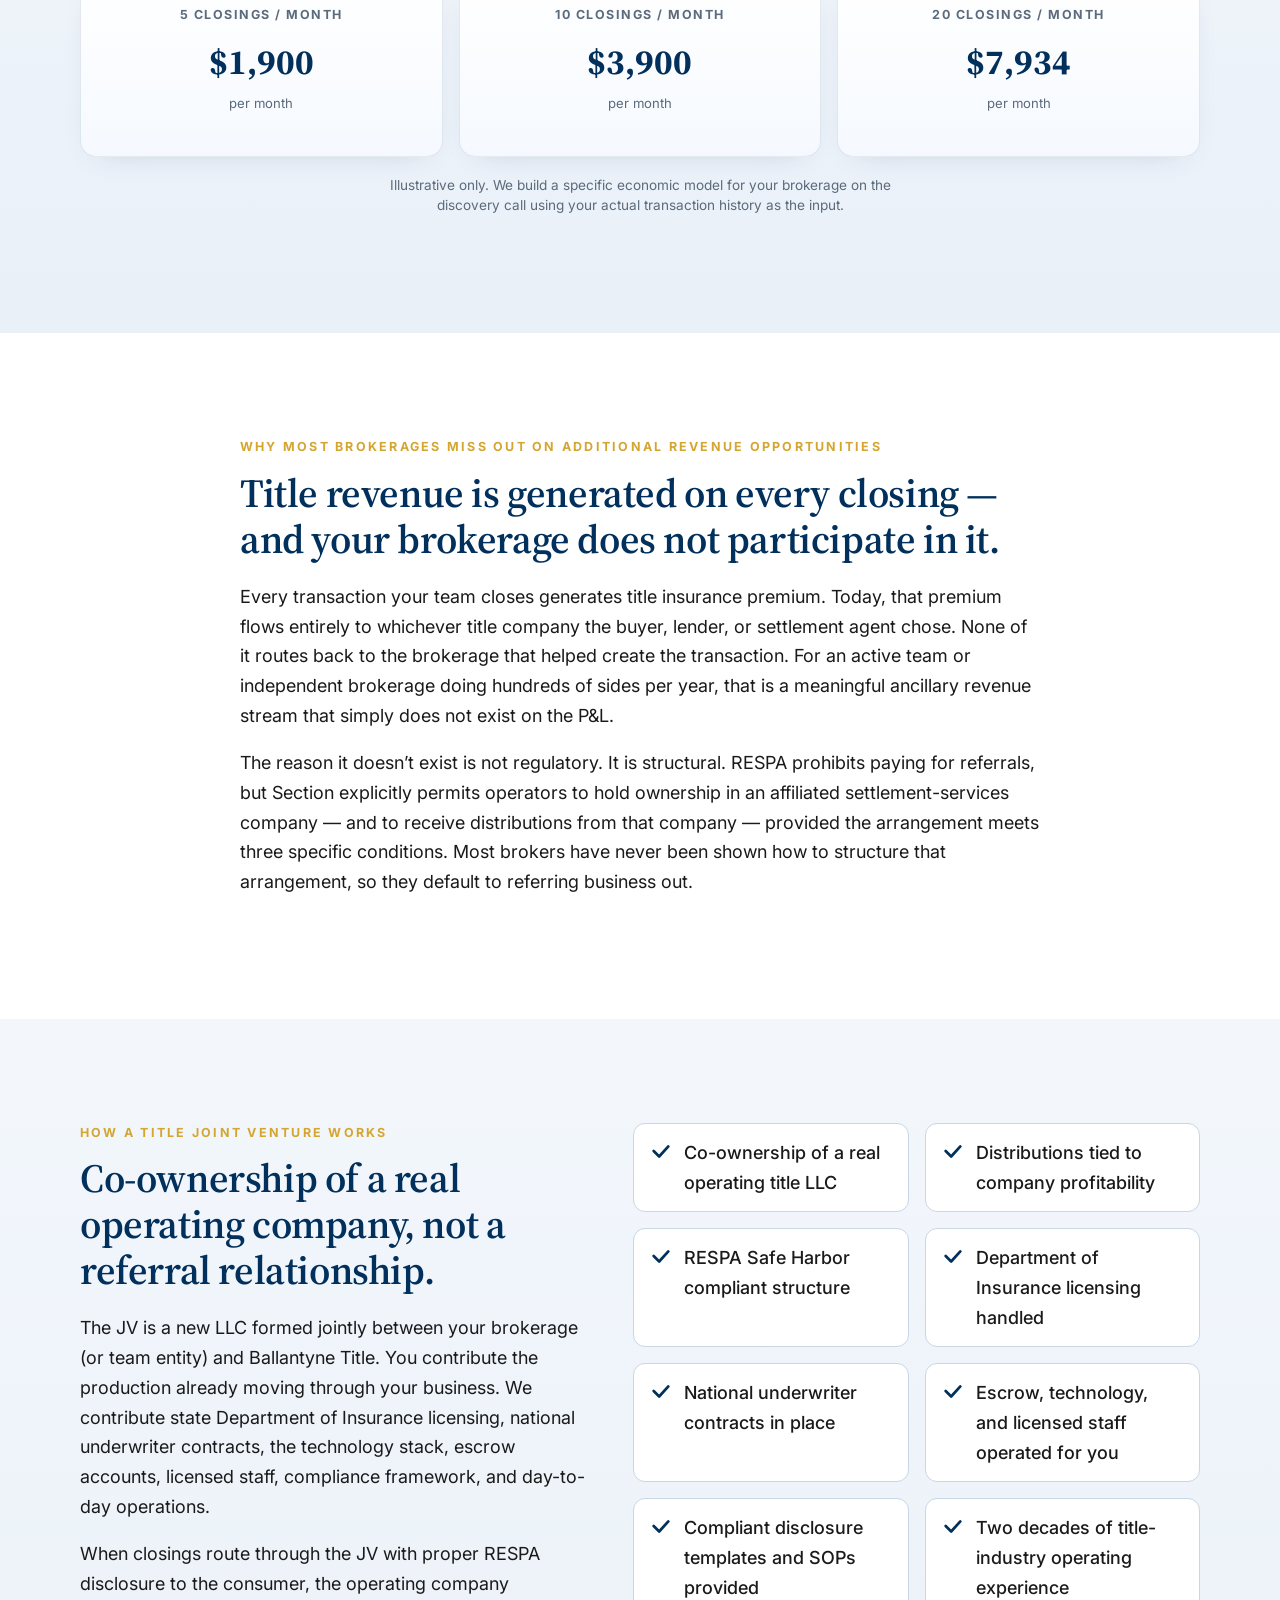
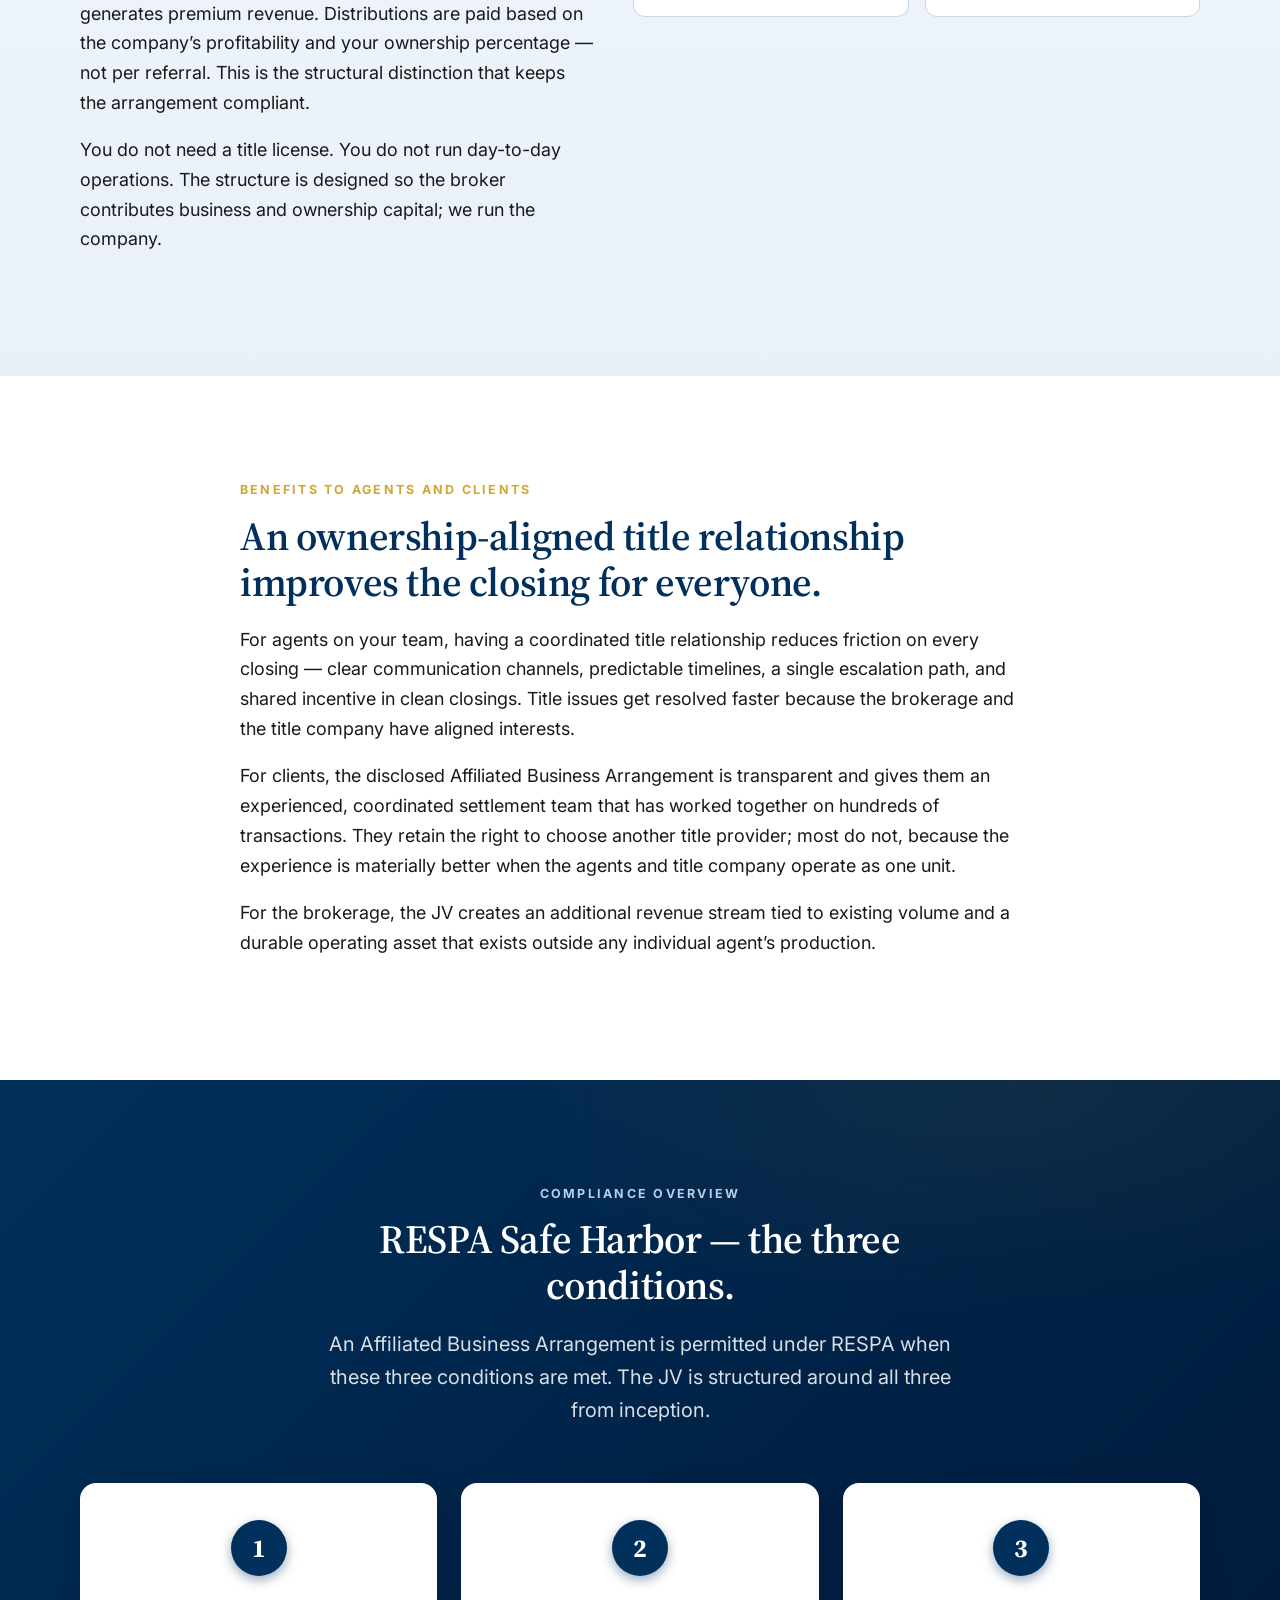
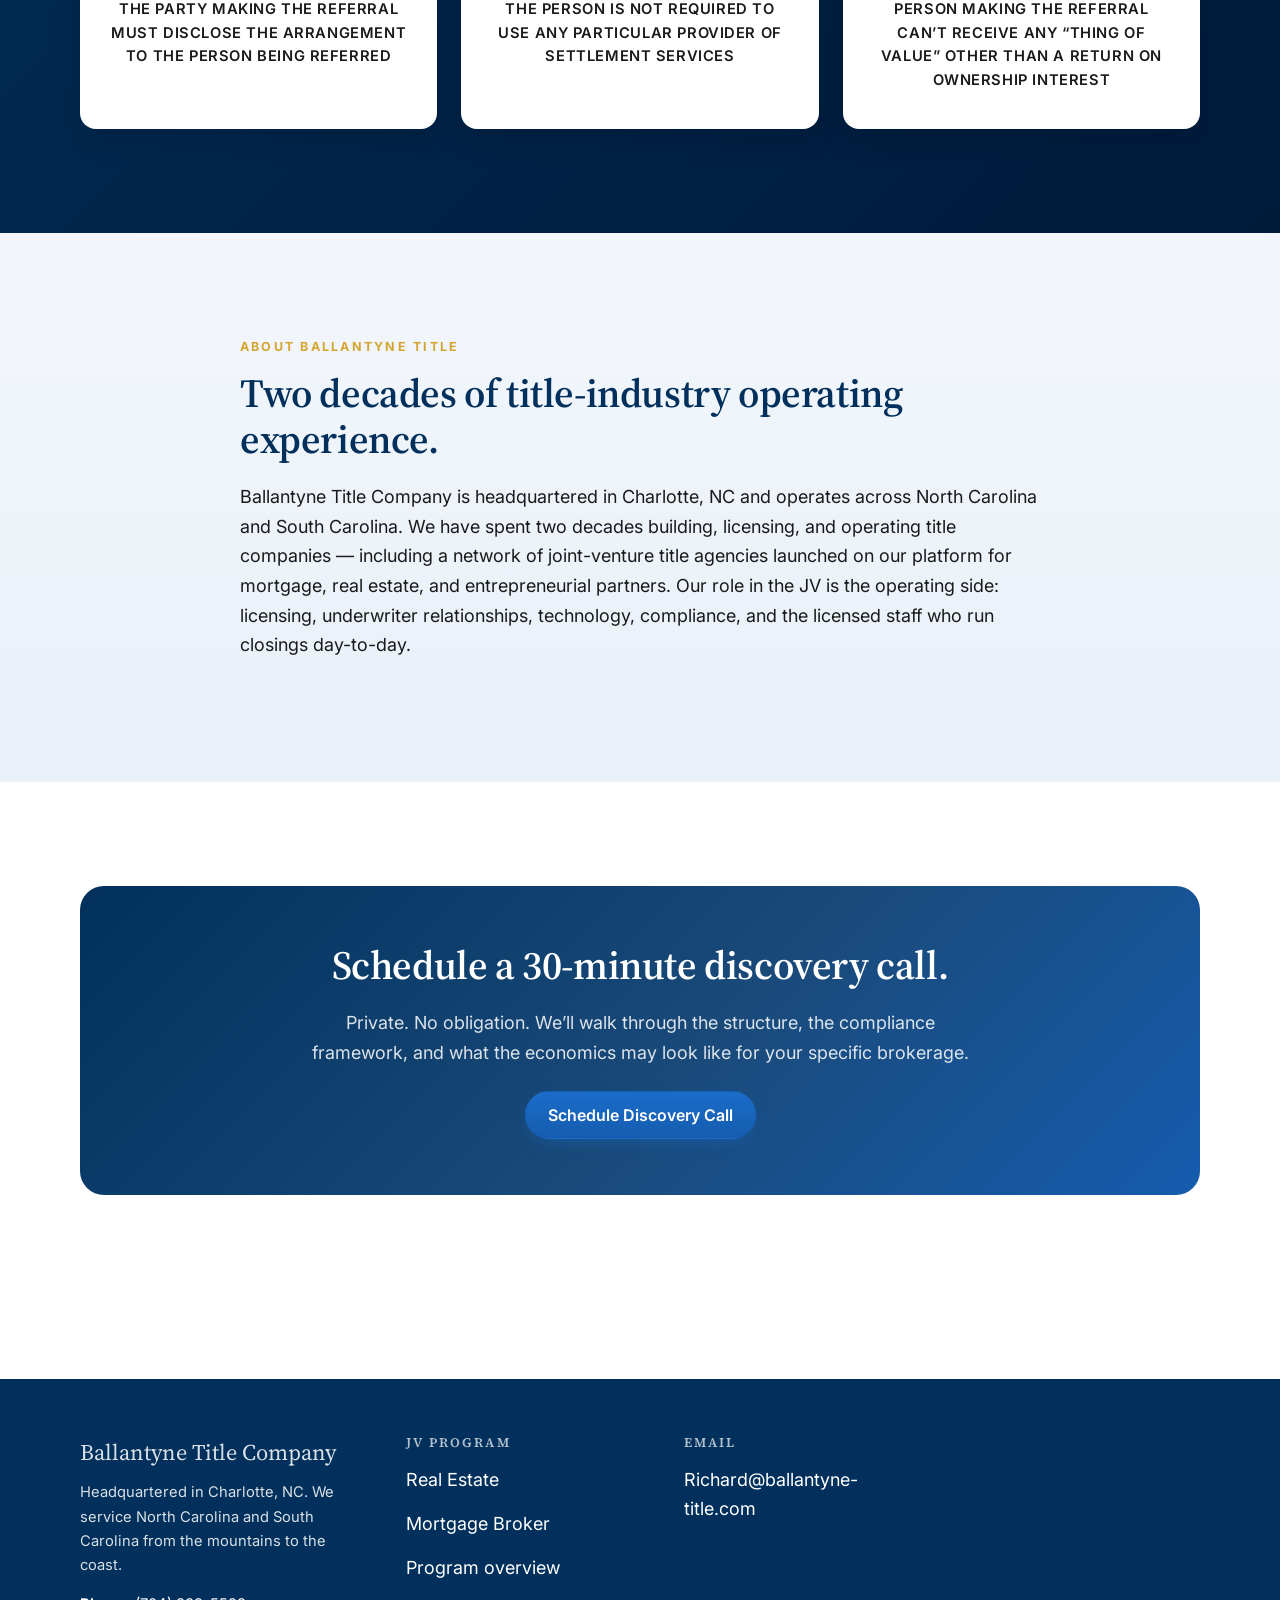
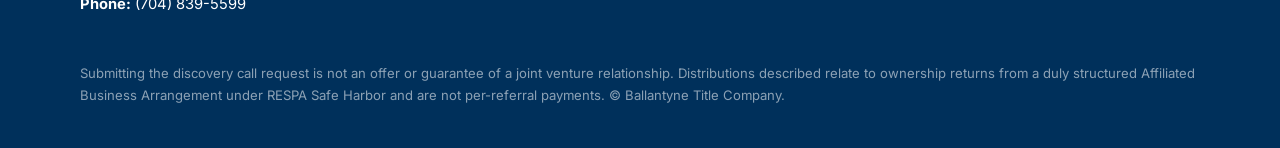
<file: jointventure/realtor.html>
<!DOCTYPE html>
<html lang="en">
<head>
 <meta charset="UTF-8">
 <meta name="viewport" content="width=device-width, initial-scale=1, viewport-fit=cover">
 <title>Create a New Revenue Stream for Your Brokerage Through Title Ownership | Ballantyne Title</title>
 <meta name="description" content="Real estate brokers, team leaders, and brokerage owners can partner with Ballantyne Title on a compliant joint venture that participates in title insurance revenue tied to transactions they already produce.">
 <link rel="canonical" href="https://jv.ballantynetitle.com/jointventure/realtor">

 <meta property="og:type" content="website">
 <meta property="og:title" content="Create a New Revenue Stream for Your Brokerage Through Title Ownership">
 <meta property="og:description" content="A compliant joint venture title structure for top-producing real estate brokers and team leaders.">
 <meta property="og:url" content="https://jv.ballantynetitle.com/jointventure/realtor">
 <meta property="og:image" content="https://ballantynetitle.com/assets/og-joint-venture.jpg">
 <meta name="twitter:card" content="summary_large_image">

 <link rel="preconnect" href="https://fonts.googleapis.com">
 <link rel="preconnect" href="https://fonts.gstatic.com" crossorigin>
 <link href="https://fonts.googleapis.com/css2?family=Inter:wght@400;500;600;700&family=Source+Serif+Pro:wght@400;600;700&display=swap" rel="stylesheet">
 <link rel="stylesheet" href="/styles.css?v=20260618c">

 <script>
 window.JV_PIXELS = {
 META_PIXEL_ID: 'REPLACE_WITH_META_PIXEL_ID',
 GOOGLE_ADS_ID: 'AW-REPLACE_WITH_GOOGLE_ADS_ID',
 GOOGLE_ADS_LEAD_LABEL: 'REPLACE_WITH_CONVERSION_LABEL',
 LINKEDIN_PARTNER_ID: 'REPLACE_WITH_LINKEDIN_PARTNER_ID',
 CLOUDFLARE_WEB_ANALYTICS_TOKEN: 'c2b7e4aa29f1477da7eac522f3a69645'
 };
 </script>
 <!-- Cloudflare Web Analytics beacon -->
 <script>
 (function(){
  var t = window.JV_PIXELS.CLOUDFLARE_WEB_ANALYTICS_TOKEN;
  if (!t || t.indexOf('REPLACE') !== -1) return;
  var s = document.createElement('script');
  s.defer = true;
  s.src = 'https://static.cloudflareinsights.com/beacon.min.js';
  s.setAttribute('data-cf-beacon', JSON.stringify({ token: t }));
  document.head.appendChild(s);
 })();
 </script>
 <script>
 !function(f,b,e,v,n,t,s){if(f.fbq)return;n=f.fbq=function(){n.callMethod?
 n.callMethod.apply(n,arguments):n.queue.push(arguments)};if(!f._fbq)f._fbq=n;
 n.push=n;n.loaded=!0;n.version='2.0';n.queue=[];t=b.createElement(e);t.async=!0;
 t.src=v;s=b.getElementsByTagName(e)[0];s.parentNode.insertBefore(t,s)}(window,
 document,'script','https://connect.facebook.net/en_US/fbevents.js');
 if (window.JV_PIXELS.META_PIXEL_ID && !window.JV_PIXELS.META_PIXEL_ID.startsWith('REPLACE')) {
 fbq('init', window.JV_PIXELS.META_PIXEL_ID);
 fbq('track', 'PageView');
 fbq('trackCustom', 'JVRealtorPageView');
 }
 </script>
 <script>
 (function(){
 var id = window.JV_PIXELS.GOOGLE_ADS_ID;
 if (!id || id.indexOf('REPLACE') !== -1) return;
 var s = document.createElement('script'); s.async = true;
 s.src = 'https://www.googletagmanager.com/gtag/js?id=' + id;
 document.head.appendChild(s);
 window.dataLayer = window.dataLayer || [];
 window.gtag = function(){ dataLayer.push(arguments); };
 gtag('js', new Date()); gtag('config', id);
 })();
 </script>
 <script>
 (function(){
 var id = window.JV_PIXELS.LINKEDIN_PARTNER_ID;
 if (!id || id.indexOf('REPLACE') !== -1) return;
 window._linkedin_partner_id = id;
 window._linkedin_data_partner_ids = window._linkedin_data_partner_ids || [];
 window._linkedin_data_partner_ids.push(id);
 var b = document.createElement('script'); b.type = 'text/javascript'; b.async = true;
 b.src = 'https://snap.licdn.com/li.lms-analytics/insight.min.js';
 document.head.appendChild(b);
 })();
 </script>

 <style>
 .lp-form-card {
 background: #fff; border: 1px solid rgba(0,48,91,0.08);
 border-radius: var(--radius-lg, 16px);
 padding: clamp(24px, 3vw, 36px);
 box-shadow: 0 24px 60px -30px rgba(0,48,91,0.25);
 }
 .lp-form-card h3 { margin: 0 0 6px; font-size: 1.3rem; color: var(--brand-primary, #00305B); }
 .lp-form-card p.lp-form-sub { margin: 0 0 18px; color: rgba(0,48,91,0.65); font-size: 0.94rem; }
 .lp-field { margin-bottom: 12px; }
 .lp-field label { display: block; font-weight: 600; margin-bottom: 4px; font-size: 0.88rem; color: var(--brand-primary, #00305B); }
 .lp-field input, .lp-field select {
 width: 100%; padding: 11px 13px;
 border: 1.5px solid rgba(0,48,91,0.15); border-radius: 10px;
 font-family: inherit; font-size: 0.98rem; background: #fff; color: inherit;
 }
 .lp-field input:focus, .lp-field select:focus {
 outline: none; border-color: var(--brand-primary, #00305B);
 box-shadow: 0 0 0 4px rgba(0,48,91,0.08);
 }
 .lp-field-row { display: grid; gap: 10px; grid-template-columns: 1fr 1fr; }
 @media (max-width: 480px) { .lp-field-row { grid-template-columns: 1fr; } }
 .lp-fineprint { margin-top: 14px; font-size: 0.78rem; color: rgba(0,48,91,0.55); line-height: 1.45; }
 .lp-error { background: #fdecec; border-left: 3px solid #d33; padding: 8px 12px; border-radius: 6px; margin-bottom: 12px; font-size: 0.88rem; color: #911; display: none; }
 .lp-error.is-visible { display: block; }
 .lp-submitting { display: none; text-align: center; padding: 20px; }
 .lp-submitting.is-visible { display: block; }
 .lp-spinner { width: 36px; height: 36px; border: 3px solid rgba(0,48,91,0.15); border-top-color: var(--brand-primary, #00305B); border-radius: 50%; animation: spin 0.8s linear infinite; margin: 0 auto 12px; }
 @keyframes spin { to { transform: rotate(360deg); } }
 .lp-honeypot { position: absolute; left: -9999px; }
 .lp-section h3 { color: var(--brand-primary, #00305B); margin-top: 0; }
 </style>
</head>
<body>

 <header class="site-header">
 <div class="container site-header__inner">
 <a href="/" class="site-header__brand" aria-label="Ballantyne Title — Home">
 <img src="/assets/logo-jv.svg" alt="Ballantyne Title — Joint Venture" class="site-header__logo" width="72" height="72">
 </a>
 <nav class="nav" aria-label="Primary">
 <ul class="nav__list">
 <li><a class="nav__link" href="/">Home</a></li>
 <li><a class="nav__link" href="/#how-it-works">How it works</a></li>
 <li><a class="nav__link" href="/#respa">Compliance</a></li>
 <li><a class="nav__link" href="/#faq">FAQ</a></li>
 <li class="nav__cta"><a class="btn btn--primary" href="#discovery-call" data-cta="nav-cta">Schedule Discovery Call</a></li>
 </ul>
 </nav>
 <button class="nav-toggle" aria-label="Open menu" aria-expanded="false" aria-controls="mobile-menu" data-nav-toggle>
 <span class="nav-toggle__bar" aria-hidden="true"></span>
 </button>
 </div>
 </header>

 <!-- Mobile overlay menu — sibling of <header> so position:fixed works correctly -->
 <div class="mobile-menu" id="mobile-menu" data-mobile-menu data-open="false" aria-hidden="true">
 <div class="container">
 <div class="mobile-menu__head">
 <a href="/" class="site-header__brand"><img src="/assets/logo-jv.svg" alt="Ballantyne Title — Joint Venture" class="site-header__logo" width="72" height="72"></a>
 <button class="mobile-menu__close" aria-label="Close menu" data-nav-close>×</button>
 </div>
 <ul class="mobile-menu__list">
 <li><a class="mobile-menu__link" href="/">Home</a></li>
 <li><a class="mobile-menu__link" href="/jointventure/realtor">Real Estate</a></li>
 <li><a class="mobile-menu__link" href="/jointventure/mortgage">Mortgage Broker</a></li>
 <li><a class="mobile-menu__link" href="/#how-it-works">How it works</a></li>
 <li><a class="mobile-menu__link" href="/#respa">Compliance</a></li>
 <li><a class="mobile-menu__link" href="/#faq">FAQ</a></li>
 </ul>
 <a class="btn btn--primary btn--block mobile-menu__cta" href="#discovery-call">Schedule Discovery Call</a>
 </div>
 </div>

 <main>

 <!-- Hero with embedded form -->
 <section class="hero">
 <div class="container">
 <div class="hero__grid" style="align-items: start;">
 <div>
 <p class="eyebrow">For Independent Brokers, Team Leaders &amp; Brokerage Owners</p>
 <h1 class="hero__title" style="font-size: clamp(1.85rem, 3.4vw + 0.7rem, 2.85rem); margin-bottom: 18px;">Create a New Revenue Stream for Your Brokerage Through Title Ownership.</h1>
 <p class="hero__sub" style="margin-bottom: 24px;">Learn how top-producing real estate brokers are partnering with Ballantyne Title.</p>
 <ul class="trust-list" style="margin-bottom: 16px;" aria-label="What you take away">
 <li>How a compliant title JV is structured under RESPA</li>
 <li>Why most brokerages leave ancillary revenue on the table</li>
 <li>What the revenue potential looks like at your transaction volume</li>
 <li>Whether your brokerage and market are a good fit</li>
 </ul>

 <div class="hero-earn">
 <p class="hero-earn__prompt">How much title insurance are you closing each month?</p>
 <div class="hero-earn__control">
 <div class="hero-earn__field">
 <span class="hero-earn__currency" aria-hidden="true">$</span>
 <input type="text" id="earn-input" inputmode="decimal" value="25,000" aria-label="Monthly title insurance amount">
 </div>
 <input type="range" id="earn-slider" class="hero-earn__slider" min="0" max="200000" step="1000" value="25000" aria-label="Adjust monthly title insurance amount">
 </div>
 <div class="hero-earn__result">
 <p class="hero-earn__result-label">You could be earning</p>
 <p class="hero-earn__result-value" id="earn-output">$7,750 / month</p>
 </div>
 </div>
 </div>

 <!-- Embedded form -->
 <aside id="discovery-call" class="lp-form-card">
 <h3>Schedule a Private Discovery Call</h3>
 <p class="lp-form-sub">30 minutes. Reviewed privately. No obligation.</p>

 <div class="lp-error" id="lp-error" role="alert"></div>

 <form id="lp-form" novalidate>
 <!-- Honeypot -->
 <input type="text" name="website" tabindex="-1" autocomplete="off" class="lp-honeypot" aria-hidden="true">

 <div class="lp-field-row">
 <div class="lp-field">
 <label for="first_name">First name</label>
 <input type="text" id="first_name" name="first_name" autocomplete="given-name" required>
 </div>
 <div class="lp-field">
 <label for="last_name">Last name</label>
 <input type="text" id="last_name" name="last_name" autocomplete="family-name" required>
 </div>
 </div>

 <div class="lp-field">
 <label for="company">Company name</label>
 <input type="text" id="company" name="organization" autocomplete="organization" required>
 </div>

 <div class="lp-field-row">
 <div class="lp-field">
 <label for="units">Closings per month</label>
 <select id="units" name="qualifying_metric" required>
 <option value="">Select&hellip;</option>
 <option value="Under 5">Under 5</option>
 <option value="5-10">5 to 10</option>
 <option value="11-20">11 to 20</option>
 <option value="21-40">21 to 40</option>
 <option value="40+">40+</option>
 </select>
 </div>
 <div class="lp-field">
 <label for="state">State</label>
 <input type="text" id="state" name="state" autocomplete="address-level1" placeholder="e.g., NC" required>
 </div>
 </div>

 <div class="lp-field">
 <label for="phone">Mobile</label>
 <input type="tel" id="phone" name="phone" autocomplete="tel" placeholder="(555) 555-5555" required>
 </div>

 <div class="lp-field">
 <label for="email">Business email</label>
 <input type="email" id="email" name="email" autocomplete="email" required>
 </div>

 <button type="submit" class="btn btn--accent" style="width:100%; margin-top: 8px;" data-cta="form-submit">Book My Discovery Call</button>

 <p class="lp-fineprint">By submitting, you agree to be contacted by Ballantyne Title regarding your title JV review. We do not sell, rent, or share submissions. Submitting this form is not an offer or guarantee of a joint venture relationship.</p>
 </form>

 <div class="lp-submitting" id="lp-submitting">
 <div class="lp-spinner" aria-hidden="true"></div>
 <p style="margin:0; font-weight:600;">Submitting&hellip;</p>
 </div>
 </aside>
 </div>
 </div>
 </section>

 <!-- Sample Earning Potential — benchmark numbers from Richard's flyer -->
 <section class="section section--soft">
 <div class="container">
 <div class="section-head">
 <p class="eyebrow">Sample earning potential</p>
 <h2>Projected monthly profit at typical brokerage volume.</h2>
 <p class="lead" style="margin-inline:auto;">Sample monthly profit after remittance and operation costs, based on an average loan amount of $500,000 per closing. Actual figures depend on your market and structure.</p>
 </div>
 <div class="jv-benchmarks">
 <div class="jv-bench">
 <p class="jv-bench__count">5 closings / month</p>
 <p class="jv-bench__amount">$1,900</p>
 <p class="jv-bench__amount-label">per month</p>
 </div>
 <div class="jv-bench">
 <p class="jv-bench__count">10 closings / month</p>
 <p class="jv-bench__amount">$3,900</p>
 <p class="jv-bench__amount-label">per month</p>
 </div>
 <div class="jv-bench">
 <p class="jv-bench__count">20 closings / month</p>
 <p class="jv-bench__amount">$7,934</p>
 <p class="jv-bench__amount-label">per month</p>
 </div>
 </div>
 <p class="jv-bench__note">Illustrative only. We build a specific economic model for your brokerage on the discovery call using your actual transaction history as the input.</p>
 </div>
 </section>

 <!-- Why Most Brokerages Miss Out on Additional Revenue Opportunities -->
 <section class="section lp-section" id="leave-money">
 <div class="container" style="max-width: 880px;">
 <p class="eyebrow">Why most brokerages miss out on additional revenue opportunities</p>
 <h2>Title revenue is generated on every closing &mdash; and your brokerage does not participate in it.</h2>
 <p>Every transaction your team closes generates title insurance premium. Today, that premium flows entirely to whichever title company the buyer, lender, or settlement agent chose. None of it routes back to the brokerage that helped create the transaction. For an active team or independent brokerage doing hundreds of sides per year, that is a meaningful ancillary revenue stream that simply does not exist on the P&amp;L.</p>
 <p>The reason it doesn&rsquo;t exist is not regulatory. It is structural. RESPA prohibits paying for referrals, but Section explicitly permits operators to hold ownership in an affiliated settlement-services company &mdash; and to receive distributions from that company &mdash; provided the arrangement meets three specific conditions. Most brokers have never been shown how to structure that arrangement, so they default to referring business out.</p>
 </div>
 </section>

 <!-- How a Title Joint Venture Works -->
 <section class="section section--soft lp-section">
 <div class="container">
 <div class="split split--lead">
 <div>
 <p class="eyebrow">How a title joint venture works</p>
 <h2>Co-ownership of a real operating company, not a referral relationship.</h2>
 <p>The JV is a new LLC formed jointly between your brokerage (or team entity) and Ballantyne Title. You contribute the production already moving through your business. We contribute state Department of Insurance licensing, national underwriter contracts, the technology stack, escrow accounts, licensed staff, compliance framework, and day-to-day operations.</p>
 <p>When closings route through the JV with proper RESPA disclosure to the consumer, the operating company generates premium revenue. Distributions are paid based on the company&rsquo;s profitability and your ownership percentage &mdash; not per referral. This is the structural distinction that keeps the arrangement compliant.</p>
 <p>You do not need a title license. You do not run day-to-day operations. The structure is designed so the broker contributes business and ownership capital; we run the company.</p>
 </div>
 <ul class="trust-list" aria-label="What the brokerage JV provides">
 <li>Co-ownership of a real operating title LLC</li>
 <li>Distributions tied to company profitability</li>
 <li>RESPA Safe Harbor compliant structure</li>
 <li>Department of Insurance licensing handled</li>
 <li>National underwriter contracts in place</li>
 <li>Escrow, technology, and licensed staff operated for you</li>
 <li>Compliant disclosure templates and SOPs provided</li>
 <li>Two decades of title-industry operating experience</li>
 </ul>
 </div>
 </div>
 </section>

 <!-- Benefits to Agents and Clients -->
 <section class="section lp-section">
 <div class="container" style="max-width: 880px;">
 <p class="eyebrow">Benefits to agents and clients</p>
 <h2>An ownership-aligned title relationship improves the closing for everyone.</h2>
 <p>For agents on your team, having a coordinated title relationship reduces friction on every closing &mdash; clear communication channels, predictable timelines, a single escalation path, and shared incentive in clean closings. Title issues get resolved faster because the brokerage and the title company have aligned interests.</p>
 <p>For clients, the disclosed Affiliated Business Arrangement is transparent and gives them an experienced, coordinated settlement team that has worked together on hundreds of transactions. They retain the right to choose another title provider; most do not, because the experience is materially better when the agents and title company operate as one unit.</p>
 <p>For the brokerage, the JV creates an additional revenue stream tied to existing volume and a durable operating asset that exists outside any individual agent&rsquo;s production.</p>
 </div>
 </section>

 <!-- Compliance Overview -->
 <section class="section section--navy lp-section">
 <div class="container">
 <div class="section-head">
 <p class="eyebrow" style="color: var(--brand-secondary);">Compliance overview</p>
 <h2 style="color:#fff;">RESPA Safe Harbor &mdash; the three conditions.</h2>
 <p class="lead" style="color: rgba(255,255,255,0.85); margin-inline:auto;">An Affiliated Business Arrangement is permitted under RESPA when these three conditions are met. The JV is structured around all three from inception.</p>
 </div>
 <ol class="respa-conditions">
 <li>
 <div class="respa-condition__num" aria-hidden="true">1</div>
 <p class="respa-condition__text">THE PARTY MAKING THE REFERRAL MUST DISCLOSE THE ARRANGEMENT TO THE PERSON BEING REFERRED</p>
 </li>
 <li>
 <div class="respa-condition__num" aria-hidden="true">2</div>
 <p class="respa-condition__text">THE PERSON IS NOT REQUIRED TO USE ANY PARTICULAR PROVIDER OF SETTLEMENT SERVICES</p>
 </li>
 <li>
 <div class="respa-condition__num" aria-hidden="true">3</div>
 <p class="respa-condition__text">PERSON MAKING THE REFERRAL CAN&rsquo;T RECEIVE ANY &ldquo;THING OF VALUE&rdquo; OTHER THAN A RETURN ON OWNERSHIP INTEREST</p>
 </li>
 </ol>
 </div>
 </section>


 <!-- About Ballantyne -->
 <section class="section section--soft lp-section">
 <div class="container" style="max-width: 880px;">
 <p class="eyebrow">About Ballantyne Title</p>
 <h2>Two decades of title-industry operating experience.</h2>
 <p>Ballantyne Title Company is headquartered in Charlotte, NC and operates across North Carolina and South Carolina. We have spent two decades building, licensing, and operating title companies &mdash; including a network of joint-venture title agencies launched on our platform for mortgage, real estate, and entrepreneurial partners. Our role in the JV is the operating side: licensing, underwriter relationships, technology, compliance, and the licensed staff who run closings day-to-day.</p>
 </div>
 </section>

 <!-- Final CTA -->
 <section class="section">
 <div class="container">
 <div class="cta-band">
 <h2>Schedule a 30-minute discovery call.</h2>
 <p style="max-width: 60ch; margin: 0 auto 24px;">Private. No obligation. We&rsquo;ll walk through the structure, the compliance framework, and what the economics may look like for your specific brokerage.</p>
 <div class="btn-row">
 <a class="btn btn--accent" href="#discovery-call" data-cta="footer-cta">Schedule Discovery Call</a>
 </div>
 </div>
 </div>
 </section>

 </main>

 <footer class="site-footer">
 <div class="container">
 <div class="site-footer__grid">
 <div>
 <p class="site-footer__brand">Ballantyne Title Company</p>
 <p style="font-size: 0.92rem;">Headquartered in Charlotte, NC. We service North Carolina and South Carolina from the mountains to the coast.</p>
 <p style="font-size: 0.92rem;"><strong style="color:#fff;">Phone:</strong> <a href="tel:+17048395599">(704) 839-5599</a></p>
 </div>
 <div>
 <h3 style="font-size: 0.82rem; letter-spacing: 0.16em; text-transform: uppercase; color: rgba(255,255,255,0.7); margin-bottom: 14px;">JV Program</h3>
 <ul>
 <li><a href="/jointventure/realtor">Real Estate</a></li>
 <li><a href="/jointventure/mortgage">Mortgage Broker</a></li>
 <li><a href="/">Program overview</a></li>
 </ul>
 </div>
 <div>
 <h3 style="font-size: 0.82rem; letter-spacing: 0.16em; text-transform: uppercase; color: rgba(255,255,255,0.7); margin-bottom: 14px;">Email</h3>
 <ul>
 <li><a href="mailto:Richard@ballantyne-title.com">Richard@ballantyne-title.com</a></li>
 </ul>
 </div>
 </div>
 <p class="site-footer__legal" style="margin-top: 32px; font-size: 0.82rem; color: rgba(255,255,255,0.55);">Submitting the discovery call request is not an offer or guarantee of a joint venture relationship. Distributions described relate to ownership returns from a duly structured Affiliated Business Arrangement under RESPA Safe Harbor and are not per-referral payments. &copy; Ballantyne Title Company.</p>
 </div>
 </footer>

 <script>
 // Mobile menu toggle
 (function () {
 var btn = document.querySelector('[data-nav-toggle]');
 var menu = document.querySelector('[data-mobile-menu]');
 var close = document.querySelector('[data-nav-close]');
 if (!btn || !menu) return;
 function isOpen() { return menu.dataset.open === 'true'; }
 function open() { menu.dataset.open = 'true'; menu.setAttribute('aria-hidden','false'); btn.setAttribute('aria-expanded','true'); document.body.style.overflow = 'hidden'; }
 function shut() { menu.dataset.open = 'false'; menu.setAttribute('aria-hidden','true'); btn.setAttribute('aria-expanded','false'); document.body.style.overflow = ''; }
 btn.addEventListener('click', function(e){ e.stopPropagation(); if (isOpen()) shut(); else open(); });
 if (close) close.addEventListener('click', shut);
 menu.querySelectorAll('a').forEach(function(a){ a.addEventListener('click', shut); });
 menu.addEventListener('click', function(e){ if (e.target === menu) shut(); });
 document.addEventListener('keydown', function(e){ if (e.key === 'Escape' && isOpen()) shut(); });
 window.addEventListener('pagehide', function(){ document.body.style.overflow = ''; });
 })();

 // Hero earnings widget — slider + input stay in sync, output glows green
 (function(){
 var input = document.getElementById('earn-input');
 var slider = document.getElementById('earn-slider');
 var output = document.getElementById('earn-output');
 if (!input || !slider || !output) return;
 var SHARE = 0.31; // intentionally not surfaced in UI
 function num(n) { return Math.round(n).toLocaleString('en-US'); }
 function render(value) {
 var v = Math.max(0, parseFloat(value) || 0);
 var earnings = v * SHARE;
 output.textContent = '$' + num(earnings) + ' / month';
 }
 function syncFromSlider() {
 var v = parseFloat(slider.value) || 0;
 input.value = num(v);
 render(v);
 }
 function syncFromInput() {
 var raw = (input.value || '').replace(/[^0-9.]/g, '');
 var v = Math.max(0, parseFloat(raw) || 0);
 var max = parseFloat(slider.max);
 slider.value = Math.min(v, max);
 render(v);
 }
 slider.addEventListener('input', syncFromSlider);
 input.addEventListener('input', syncFromInput);
 input.addEventListener('blur', function(){
 var raw = (input.value || '').replace(/[^0-9.]/g, '');
 input.value = num(parseFloat(raw) || 0);
 });
 syncFromSlider();
 })();

 // Form submission
 (function(){
 var form = document.getElementById('lp-form');
 var errorBox = document.getElementById('lp-error');
 var submittingBox = document.getElementById('lp-submitting');
 if (!form) return;

 function showError(msg) { errorBox.textContent = msg; errorBox.classList.add('is-visible'); }
 function clearError() { errorBox.classList.remove('is-visible'); }

 form.addEventListener('submit', function(e){
 e.preventDefault();
 clearError();

 var data = {};
 new FormData(form).forEach(function(v, k){ data[k] = v; });
 // Strip honeypot: browsers autofill hidden fields with names like "website".
 // Legit submissions from this JS never carry it; bots that bypass this JS still trip the server-side check.
 delete data.website;

 // Validate
 var required = ['first_name','last_name','organization','qualifying_metric','state','phone','email'];
 for (var i = 0; i < required.length; i++) {
 if (!data[required[i]] || !String(data[required[i]]).trim()) {
 showError('Please complete all required fields.');
 return;
 }
 }
 if (!/^[^\s@]+@[^\s@]+\.[^\s@]+$/.test(data.email)) {
 showError('Please enter a valid email address.');
 return;
 }

 // Funnel metadata
 data.source_funnel = 'realtor';
 data.lead_tag = 'JV Realtor';
 data.pipeline = 'JV Realtor';
 data.qualifying_metric_label = 'Closings per month';
 data.organization_label = 'Company';
 data.referrer = document.referrer || '';
 data.page_url = window.location.href;
 data.submitted_at = new Date().toISOString();

 form.style.display = 'none';
 submittingBox.classList.add('is-visible');

 // Stash for thank-you / schedule prefill
 try {
 sessionStorage.setItem('jv_lead', JSON.stringify({
 first_name: data.first_name, last_name: data.last_name,
 email: data.email, phone: data.phone,
 company: data.organization, role: 'Real Estate Broker / Owner',
 funnel: 'realtor'
 }));
 sessionStorage.setItem('jv_lead_first_name', data.first_name);
 } catch(e){}

 fetch('/api/submit', {
 method: 'POST',
 headers: { 'Content-Type': 'application/json' },
 body: JSON.stringify(data)
 })
 .then(function(){
 try { if (window.fbq) { fbq('trackCustom', 'JVRealtorFormCompleted'); fbq('track','Lead'); } } catch(e){}
 try {
 if (window.gtag && window.JV_PIXELS.GOOGLE_ADS_LEAD_LABEL && window.JV_PIXELS.GOOGLE_ADS_LEAD_LABEL.indexOf('REPLACE') === -1) {
 gtag('event','conversion',{ send_to: window.JV_PIXELS.GOOGLE_ADS_ID + '/' + window.JV_PIXELS.GOOGLE_ADS_LEAD_LABEL });
 }
 } catch(e){}
 window.location.href = '/thank-you.html?funnel=realtor';
 })
 .catch(function(){
 window.location.href = '/thank-you.html?funnel=realtor';
 });
 });
 })();
 </script>

</body>
</html>
</file>
<file: styles.css>
/* =========================================================================
   Ballantyne Title — Stylesheet
   Mobile-first. Single source of brand tokens. No hardcoded brand hex
   anywhere except :root. No remote @import.
   ========================================================================= */

:root {
  /* Brand palette — navy + sky only. No cream, no warm tones. */
  --brand-primary:    #00305B;  /* sampled — deep navy */
  --brand-primary-700:#002145;
  --brand-primary-50: #e8eef5;
  --brand-secondary:  #B5CFE6;  /* sampled — soft sky */
  --brand-secondary-200:#d4e3f1;
  --brand-accent:     #2f6db0;  /* deeper sky-blue for JV CTAs */
  --brand-accent-700: #1f5896;
  --brand-ink:        #1a1a1a;
  --brand-muted:      #5b6b7c;
  --brand-bg:         #ffffff;
  --brand-bg-soft:    #dde8f3;  /* deeper pale navy section bg */
  --brand-bg-tint:    #eaf0f7;  /* pale navy tint */
  --brand-border:     #c8d6e5;  /* cool gray-blue */
  --brand-success:    #2e7d4f;
  --brand-danger:     #b1392a;

  --shadow-sm: 0 1px 2px rgba(0,48,91,.06), 0 1px 3px rgba(0,48,91,.04);
  --shadow-md: 0 6px 18px rgba(0,48,91,.08), 0 2px 6px rgba(0,48,91,.04);
  --shadow-lg: 0 18px 48px rgba(0,48,91,.14), 0 4px 12px rgba(0,48,91,.06);

  --radius-sm: 8px;
  --radius:    12px;
  --radius-lg: 16px;
  --radius-xl: 24px;

  --font-serif: "Source Serif Pro", "Source Serif 4", Georgia, "Times New Roman", serif;
  --font-sans:  "Inter", system-ui, -apple-system, "Segoe UI", Roboto, "Helvetica Neue", Arial, sans-serif;

  --header-h: 64px;
}

@media (min-width: 1100px) {
  :root { --header-h: 76px; }
}

/* ---------- Reset / base ---------- */

*,
*::before,
*::after { box-sizing: border-box; }

html {
  -webkit-text-size-adjust: 100%;
  scroll-behavior: smooth;
}

body {
  margin: 0;
  font-family: var(--font-sans);
  font-size: clamp(1rem, 0.5vw + 0.95rem, 1.125rem);
  line-height: 1.65;
  color: var(--brand-ink);
  background: var(--brand-bg);
  overflow-wrap: anywhere;
  -webkit-font-smoothing: antialiased;
}

img,
svg,
video { display: block; max-width: 100%; height: auto; }

a {
  color: var(--brand-primary);
  text-decoration-color: rgba(0, 48, 91, 0.35);
  text-underline-offset: 2px;
  transition: color .15s ease, text-decoration-color .15s ease;
}
a:hover { text-decoration-color: var(--brand-primary); }

h1, h2, h3, h4 {
  font-family: var(--font-serif);
  font-weight: 600;
  color: var(--brand-primary);
  line-height: 1.15;
  letter-spacing: -0.01em;
  margin: 0 0 .5em;
}
h1 { font-size: clamp(2rem, 5vw + 1rem, 3.75rem); letter-spacing: -0.02em; }
h2 { font-size: clamp(1.625rem, 3vw + 0.75rem, 2.5rem); }
h3 { font-size: clamp(1.25rem, 1.5vw + 0.85rem, 1.625rem); }
h4 { font-size: clamp(1.05rem, 0.5vw + 0.95rem, 1.25rem); font-weight: 600; }

p { margin: 0 0 1em; }
ul, ol { margin: 0 0 1em; padding-left: 1.25em; }
li { margin-bottom: .35em; }

::selection { background: var(--brand-primary); color: #fff; }

/* Scroll anchor offset for sticky header */
section[id],
[id]:not(body) {
  scroll-margin-top: calc(var(--header-h) + 12px);
}

/* ---------- Layout primitives ---------- */

.container {
  width: 100%;
  max-width: 1200px;
  margin-inline: auto;
  padding-inline: 20px;
}

@media (min-width: 768px)  { .container { padding-inline: 32px; } }
@media (min-width: 1100px) { .container { padding-inline: 40px; } }

.section { padding-block: 56px; }
@media (min-width: 768px)  { .section { padding-block: 80px; } }
@media (min-width: 1100px) { .section { padding-block: 104px; } }

.section--soft  { background: var(--brand-bg-soft); }
.section--tint  { background: var(--brand-bg-tint); }
.section--navy  { background: var(--brand-primary); color: #fff; }
.section--navy h1,
.section--navy h2,
.section--navy h3 { color: #fff; }
.section--navy a  { color: #fff; }

.eyebrow {
  font-family: var(--font-sans);
  font-size: 0.78rem;
  font-weight: 600;
  letter-spacing: 0.18em;
  text-transform: uppercase;
  color: var(--brand-accent-700);
  margin-bottom: 12px;
}

.lead {
  font-size: clamp(1.1rem, 0.5vw + 1rem, 1.25rem);
  color: var(--brand-muted);
  max-width: 60ch;
}

.muted { color: var(--brand-muted); }
.center { text-align: center; }
.center .lead { margin-inline: auto; }

/* ---------- Buttons ---------- */

.btn {
  display: inline-flex;
  align-items: center;
  justify-content: center;
  gap: 8px;
  min-height: 48px;        /* tap target */
  padding: 12px 22px;
  border-radius: 999px;
  font-family: var(--font-sans);
  font-weight: 600;
  font-size: 1rem;
  line-height: 1;
  text-decoration: none;
  cursor: pointer;
  border: 1px solid transparent;
  transition: transform .15s ease, background .15s ease, color .15s ease, border-color .15s ease, box-shadow .15s ease;
}
.btn:focus-visible {
  outline: 3px solid rgba(0, 48, 91, 0.25);
  outline-offset: 2px;
}
.btn:hover { transform: translateY(-1px); }

.btn--primary {
  background: var(--brand-primary);
  color: #fff;
}
.btn--primary:hover { background: var(--brand-primary-700); }

.btn--ghost {
  background: transparent;
  color: var(--brand-primary);
  border-color: rgba(0, 48, 91, 0.25);
}
.btn--ghost:hover { border-color: var(--brand-primary); background: rgba(0,48,91,.04); }

.btn--accent {
  background: var(--brand-accent);
  color: #fff;
}
.btn--accent:hover { background: var(--brand-accent-700); color: #fff; }

.btn--white {
  background: #fff;
  color: var(--brand-primary);
}
.btn--white:hover { background: var(--brand-secondary-200); }

.btn--block { width: 100%; }
@media (min-width: 768px) { .btn--block-sm { width: auto; } }

.btn-row {
  display: flex;
  flex-wrap: wrap;
  gap: 12px;
}
.btn-row .btn { width: 100%; }
@media (min-width: 480px) {
  .btn-row .btn { width: auto; }
}

/* ---------- Top phone band (sky gradient) ---------- */

.top-band {
  background: linear-gradient(90deg, var(--brand-secondary) 0%, var(--brand-secondary-200) 50%, #fff 100%);
  border-bottom: 1px solid rgba(0,48,91,.05);
  font-size: 0.82rem;
  letter-spacing: 0.18em;
  text-transform: uppercase;
  color: var(--brand-primary);
}
.top-band__inner {
  display: flex;
  align-items: center;
  justify-content: center;
  gap: 16px;
  height: 32px;
  text-align: center;
  flex-wrap: wrap;
}
.top-band a {
  color: var(--brand-primary);
  font-weight: 700;
  text-decoration: none;
  letter-spacing: 0.04em;
}
.top-band a:hover { text-decoration: underline; }

/* Phone band — secondary nights & weekends row used on Home below hero */
.phone-band {
  background: var(--brand-primary-50);
  border-block: 1px solid rgba(0,48,91,.08);
}
.phone-band__inner {
  display: flex;
  align-items: center;
  justify-content: center;
  gap: 8px 28px;
  flex-wrap: wrap;
  padding: 14px 16px;
  font-size: 0.88rem;
  color: var(--brand-primary);
  letter-spacing: 0.12em;
  text-transform: uppercase;
  font-weight: 600;
  text-align: center;
}
.phone-band a { color: var(--brand-primary); text-decoration: none; }
.phone-band a:hover { text-decoration: underline; }
.phone-band span { color: var(--brand-muted); font-weight: 500; }

/* ---------- Header / Nav ---------- */

.site-header {
  position: sticky;
  top: 0;
  z-index: 50;
  background: rgba(255,255,255,0.85);
  backdrop-filter: saturate(140%) blur(10px);
  -webkit-backdrop-filter: saturate(140%) blur(10px);
  border-bottom: 1px solid var(--brand-border);
}

.site-header__inner {
  display: flex;
  align-items: center;
  justify-content: space-between;
  gap: 12px;
  height: var(--header-h);
}

.site-header__brand {
  display: inline-flex;
  align-items: center;
  gap: 10px;
  text-decoration: none;
  color: var(--brand-primary);
  font-family: var(--font-serif);
  font-weight: 600;
  font-size: 1.05rem;
  letter-spacing: 0.02em;
  min-height: 44px;
}
.site-header__brand img,
.site-header__brand svg { height: 56px; width: auto; }
@media (min-width: 768px) {
  .site-header__brand img,
  .site-header__brand svg { height: 72px; }
}
.site-header__logo { display: block; height: 56px; width: auto; }
@media (min-width: 768px) { .site-header__logo { height: 72px; } }
.site-header__brand-name { line-height: 1; }
.site-header__brand-name small {
  display: block;
  font-family: var(--font-sans);
  font-weight: 500;
  font-size: 0.65rem;
  letter-spacing: 0.18em;
  color: var(--brand-muted);
  text-transform: uppercase;
  margin-top: 2px;
}

.nav {
  display: none;
}
.nav__list {
  list-style: none;
  margin: 0;
  padding: 0;
  display: flex;
  gap: 4px;
  align-items: center;
}
.nav__link {
  display: inline-flex;
  align-items: center;
  min-height: 44px;
  padding: 10px 14px;
  font-size: 0.95rem;
  font-weight: 500;
  color: var(--brand-ink);
  text-decoration: none;
  border-radius: var(--radius-sm);
}
.nav__link:hover,
.nav__link[aria-current="page"] {
  color: var(--brand-primary);
  background: rgba(0,48,91,.05);
}

.nav__cta { margin-left: 6px; }

@media (min-width: 1024px) {
  .nav { display: block; }
  .nav-toggle { display: none; }
}

/* Hamburger */
.nav-toggle {
  display: inline-flex;
  align-items: center;
  justify-content: center;
  width: 44px;
  height: 44px;
  border: 1px solid var(--brand-border);
  background: #fff;
  border-radius: var(--radius-sm);
  cursor: pointer;
}
.nav-toggle:focus-visible {
  outline: 3px solid rgba(0,48,91,.25);
  outline-offset: 2px;
}
.nav-toggle__bar {
  position: relative;
  width: 18px;
  height: 2px;
  background: var(--brand-primary);
  border-radius: 2px;
  display: block;
}
.nav-toggle__bar::before,
.nav-toggle__bar::after {
  content: "";
  position: absolute;
  left: 0;
  width: 18px;
  height: 2px;
  background: var(--brand-primary);
  border-radius: 2px;
}
.nav-toggle__bar::before { top: -6px; }
.nav-toggle__bar::after  { top:  6px; }

/* Mobile overlay menu */
.mobile-menu {
  position: fixed;
  inset: 0;
  background: #fff;
  z-index: 60;
  display: flex;
  flex-direction: column;
  padding: 20px;
  transform: translateY(-12px);
  opacity: 0;
  pointer-events: none;
  transition: opacity .2s ease, transform .2s ease;
  overflow-y: auto;
}
.mobile-menu[data-open="true"] {
  opacity: 1;
  transform: translateY(0);
  pointer-events: auto;
}
.mobile-menu__head {
  display: flex;
  align-items: center;
  justify-content: space-between;
  margin-bottom: 24px;
  height: var(--header-h);
}
.mobile-menu__close {
  width: 44px;
  height: 44px;
  border: 1px solid var(--brand-border);
  background: #fff;
  border-radius: var(--radius-sm);
  cursor: pointer;
  font-size: 22px;
  line-height: 1;
  color: var(--brand-primary);
}
.mobile-menu__list {
  list-style: none;
  margin: 0;
  padding: 0;
  display: flex;
  flex-direction: column;
  gap: 4px;
}
.mobile-menu__link {
  display: flex;
  align-items: center;
  min-height: 56px;
  padding: 14px 12px;
  font-family: var(--font-serif);
  font-size: 1.5rem;
  color: var(--brand-primary);
  text-decoration: none;
  border-bottom: 1px solid var(--brand-border);
}
.mobile-menu__cta {
  margin-top: 24px;
}
.mobile-menu__contact {
  margin-top: auto;
  padding-top: 24px;
  font-size: 0.95rem;
  color: var(--brand-muted);
}
.mobile-menu__contact a { color: var(--brand-primary); font-weight: 500; }

@media (min-width: 1024px) {
  .mobile-menu { display: none; }
}

/* ---------- Hero ---------- */

.hero {
  position: relative;
  padding: 56px 0 40px;
  background: linear-gradient(180deg, var(--brand-bg-tint) 0%, #fff 100%);
}
@media (min-width: 768px)  { .hero { padding: 88px 0 64px; } }
@media (min-width: 1100px) { .hero { padding: 112px 0 88px; } }

.hero__grid {
  display: grid;
  grid-template-columns: 1fr;
  gap: 32px;
  align-items: center;
}
@media (min-width: 1024px) {
  .hero__grid {
    grid-template-columns: 1.05fr 0.95fr;
    gap: 56px;
  }
}

.hero__art {
  position: relative;
  border-radius: var(--radius-lg);
  overflow: hidden;
  box-shadow: var(--shadow-md);
  aspect-ratio: 16 / 9;
  background: linear-gradient(135deg, var(--brand-primary) 0%, #1a4a7a 100%);
}

.hero__art img,
.hero__art video,
.hero__art .image-placeholder {
  width: 100%;
  height: 100%;
  object-fit: cover;
}

.hero__title { margin-bottom: 16px; }
.hero__sub {
  font-size: clamp(1.05rem, 0.5vw + 1rem, 1.25rem);
  color: var(--brand-muted);
  max-width: 56ch;
  margin-bottom: 28px;
}

.hero__meta {
  display: flex;
  flex-wrap: wrap;
  gap: 8px 24px;
  margin-top: 28px;
  font-size: 0.9rem;
  color: var(--brand-muted);
}
.hero__meta strong { color: var(--brand-ink); font-weight: 600; }

/* Hero variants */

.hero--image {
  padding: 0;
  background: none;
}
.hero--image .hero__media {
  position: relative;
  width: 100%;
  aspect-ratio: 21 / 9;
  min-height: 260px;
  max-height: 55vh;
  background: var(--brand-primary);
  overflow: hidden;
}
@media (min-width: 768px) { .hero--image .hero__media { aspect-ratio: 21 / 8; min-height: 320px; max-height: 60vh; } }
@media (min-width: 1100px) { .hero--image .hero__media { aspect-ratio: 21 / 7.5; min-height: 380px; max-height: 64vh; } }
.hero--image .hero__media img,
.hero--image .hero__media .image-placeholder {
  position: absolute;
  inset: 0;
  width: 100%;
  height: 100%;
  object-fit: cover;
  border-radius: 0;
}
.hero--image .hero__media::after {
  content: "";
  position: absolute;
  inset: 0;
  background: linear-gradient(180deg, rgba(0,48,91,0.20) 0%, rgba(0,48,91,0.50) 100%);
}
.hero--image .hero__overlay {
  position: relative;
  z-index: 2;
  display: grid;
  grid-template-columns: 1fr;
  gap: 16px;
  padding: 32px 0;
}
@media (min-width: 900px) {
  .hero--image .hero__overlay { grid-template-columns: 1fr 1fr; gap: 24px; padding: 56px 0; }
}
.hero-card {
  background: var(--brand-primary);
  color: #fff;
  border-radius: var(--radius-lg);
  padding: 28px 24px;
  box-shadow: var(--shadow-lg);
  border: 1px solid rgba(255,255,255,.12);
}
.hero-card--soft {
  background: rgba(0,48,91,0.85);
  backdrop-filter: blur(6px);
  -webkit-backdrop-filter: blur(6px);
}
.hero-card h1, .hero-card h2, .hero-card h3 { color: #fff; }
.hero-card .eyebrow { color: var(--brand-secondary); }
.hero-card p { color: rgba(255,255,255,0.9); }
.hero-card ul { padding-left: 1.1em; color: rgba(255,255,255,0.92); }
.hero-card ul li::marker { color: var(--brand-secondary); }
.hero-card .btn--white { width: 100%; }
@media (min-width: 480px) { .hero-card .btn--white { width: auto; } }

/* ---------- Cards ---------- */

.card {
  background: #fff;
  border: 1px solid var(--brand-border);
  border-radius: var(--radius-lg);
  padding: 24px;
  box-shadow: var(--shadow-sm);
  transition: transform .15s ease, box-shadow .15s ease, border-color .15s ease;
}
.card:hover { box-shadow: var(--shadow-md); border-color: var(--brand-secondary); }
.card__icon {
  display: inline-flex;
  align-items: center;
  justify-content: center;
  width: 48px;
  height: 48px;
  background: var(--brand-primary-50);
  color: var(--brand-primary);
  border-radius: var(--radius);
  margin-bottom: 16px;
}
.card__icon svg { width: 26px; height: 26px; }
.card__title {
  font-size: 1.2rem;
  margin-bottom: 8px;
}
.card__body {
  font-size: 0.95rem;
  color: var(--brand-muted);
  margin-bottom: 16px;
}
.card__cta {
  display: inline-flex;
  align-items: center;
  gap: 6px;
  font-weight: 600;
  font-size: 0.95rem;
  color: var(--brand-primary);
  text-decoration: none;
  min-height: 44px;
}
.card__cta:hover { color: var(--brand-primary-700); }
.card__cta::after {
  content: "→";
  transition: transform .15s ease;
}
.card__cta:hover::after { transform: translateX(3px); }

/* ---------- Card grid ---------- */

.grid {
  display: grid;
  grid-template-columns: 1fr;
  gap: 16px;
}
@media (min-width: 480px)  { .grid { grid-template-columns: repeat(2, 1fr); gap: 18px; } }
@media (min-width: 900px)  { .grid--3 { grid-template-columns: repeat(3, 1fr); gap: 24px; } }
@media (min-width: 900px)  { .grid--4 { grid-template-columns: repeat(4, 1fr); gap: 24px; } }
@media (min-width: 1100px) { .grid    { gap: 28px; } }

.section-head {
  max-width: 60ch;
  margin: 0 auto 40px;
  text-align: center;
}
@media (min-width: 768px) { .section-head { margin-bottom: 56px; } }

/* ---------- Trust list ---------- */

.trust-list {
  list-style: none;
  margin: 0;
  padding: 0;
  display: grid;
  grid-template-columns: 1fr;
  gap: 12px;
}
@media (min-width: 600px) { .trust-list { grid-template-columns: 1fr 1fr; gap: 14px; } }
@media (min-width: 900px) { .trust-list { grid-template-columns: 1fr 1fr; gap: 16px; } }

.trust-list li {
  display: flex;
  align-items: flex-start;
  gap: 12px;
  padding: 14px 16px;
  background: #fff;
  border: 1px solid var(--brand-border);
  border-radius: var(--radius);
  font-weight: 500;
  margin-bottom: 0;
}
.trust-list li::before {
  content: "";
  flex-shrink: 0;
  width: 22px;
  height: 22px;
  background: var(--brand-primary);
  -webkit-mask: url("data:image/svg+xml;utf8,<svg xmlns='http://www.w3.org/2000/svg' viewBox='0 0 24 24' fill='none' stroke='white' stroke-width='3' stroke-linecap='round' stroke-linejoin='round'><polyline points='4 12 10 18 20 7'/></svg>") center / contain no-repeat;
          mask: url("data:image/svg+xml;utf8,<svg xmlns='http://www.w3.org/2000/svg' viewBox='0 0 24 24' fill='none' stroke='white' stroke-width='3' stroke-linecap='round' stroke-linejoin='round'><polyline points='4 12 10 18 20 7'/></svg>") center / contain no-repeat;
  margin-top: 2px;
}

/* ---------- Service grid (3x3 white-on-navy) ---------- */

.service-grid-section {
  background: linear-gradient(135deg, var(--brand-primary) 0%, #1a4a7a 60%, var(--brand-primary-700) 100%);
  color: #fff;
}
.service-grid-section h2,
.service-grid-section .eyebrow,
.service-grid-section p { color: #fff; }
.service-grid-section .eyebrow { color: var(--brand-secondary); }

.service-grid {
  display: grid;
  grid-template-columns: repeat(2, 1fr);
  gap: 12px;
}
@media (min-width: 600px)  { .service-grid { grid-template-columns: repeat(3, 1fr); gap: 14px; } }
@media (min-width: 900px)  { .service-grid { grid-template-columns: repeat(3, 1fr); gap: 18px; } }

.service-tile {
  display: flex;
  flex-direction: column;
  align-items: center;
  justify-content: center;
  text-align: center;
  gap: 10px;
  background: rgba(255,255,255,0.04);
  border: 1px solid rgba(255,255,255,0.18);
  color: #fff;
  text-decoration: none;
  border-radius: var(--radius);
  padding: 22px 14px;
  min-height: 140px;
  font-size: 0.78rem;
  font-weight: 600;
  letter-spacing: 0.16em;
  text-transform: uppercase;
  transition: background .15s ease, transform .15s ease, border-color .15s ease;
}
.service-tile:hover {
  background: rgba(255,255,255,0.10);
  border-color: var(--brand-secondary);
  transform: translateY(-2px);
}
.service-tile svg {
  width: 56px;
  height: 56px;
  stroke: #fff;
  stroke-width: 1.5;
  fill: none;
  stroke-linecap: round;
  stroke-linejoin: round;
}

/* ---------- Underwriter logo strip ---------- */

.underwriters {
  background: #fff;
  border: 1px solid var(--brand-border);
  border-radius: var(--radius-lg);
  padding: 28px 20px;
  display: grid;
  grid-template-columns: repeat(2, 1fr);
  gap: 28px 20px;
  align-items: center;
  justify-items: center;
}
@media (min-width: 768px) {
  .underwriters {
    grid-template-columns: repeat(4, 1fr);
    padding: 36px 28px;
    gap: 32px;
  }
}
.underwriters img {
  max-height: 56px;
  width: auto;
  max-width: 100%;
  filter: grayscale(0.2);
  opacity: .92;
  transition: filter .15s ease, opacity .15s ease;
}
.underwriters img:hover { filter: none; opacity: 1; }

/* ---------- Forms ---------- */

.form-card {
  background: #fff;
  border: 1px solid var(--brand-border);
  border-radius: var(--radius-lg);
  padding: 24px;
  box-shadow: var(--shadow-sm);
}
@media (min-width: 768px) { .form-card { padding: 36px; } }

.form {
  display: grid;
  grid-template-columns: 1fr;
  gap: 16px;
}
@media (min-width: 768px) { .form { grid-template-columns: 1fr 1fr; gap: 18px; } }

.form fieldset {
  border: none;
  margin: 0;
  padding: 0;
  grid-column: 1 / -1;
}
.form legend {
  font-family: var(--font-serif);
  font-size: 1.15rem;
  font-weight: 600;
  color: var(--brand-primary);
  margin-bottom: 12px;
  padding: 0;
}
.form fieldset .form-fields {
  display: grid;
  grid-template-columns: 1fr;
  gap: 16px;
}
@media (min-width: 768px) {
  .form fieldset .form-fields { grid-template-columns: 1fr 1fr; gap: 18px; }
}

.form-row,
.form-row--full { display: flex; flex-direction: column; gap: 6px; }
.form-row--full { grid-column: 1 / -1; }

.form-row label,
.form-row--full label {
  font-size: 0.9rem;
  font-weight: 600;
  color: var(--brand-ink);
}
.form-row input,
.form-row select,
.form-row textarea,
.form-row--full input,
.form-row--full select,
.form-row--full textarea {
  width: 100%;
  min-height: 48px;
  padding: 12px 14px;
  font-family: var(--font-sans);
  font-size: 1rem;
  color: var(--brand-ink);
  background: #fff;
  border: 1px solid var(--brand-border);
  border-radius: var(--radius-sm);
  transition: border-color .15s ease, box-shadow .15s ease;
}
.form-row textarea,
.form-row--full textarea {
  min-height: 140px;
  resize: vertical;
  line-height: 1.55;
}
.form-row input:focus,
.form-row select:focus,
.form-row textarea:focus,
.form-row--full input:focus,
.form-row--full select:focus,
.form-row--full textarea:focus {
  outline: none;
  border-color: var(--brand-primary);
  box-shadow: 0 0 0 3px rgba(0, 48, 91, 0.15);
}
.form-row .hint,
.form-row--full .hint {
  font-size: 0.82rem;
  color: var(--brand-muted);
}

.form-disclaimer {
  grid-column: 1 / -1;
  font-size: 0.82rem;
  color: var(--brand-muted);
  background: var(--brand-bg-soft);
  border: 1px solid var(--brand-border);
  border-radius: var(--radius);
  padding: 14px 16px;
}

.form-submit-row {
  grid-column: 1 / -1;
  display: flex;
  flex-direction: column;
  gap: 12px;
  align-items: stretch;
}
@media (min-width: 768px) {
  .form-submit-row { flex-direction: row; align-items: center; }
  .form-submit-row .btn { width: auto; }
}

.form-note {
  grid-column: 1 / -1;
  font-size: 0.85rem;
  color: var(--brand-muted);
  border-left: 3px solid var(--brand-secondary);
  background: var(--brand-bg-tint);
  padding: 10px 14px;
  border-radius: 6px;
}

/* ---------- Tables-as-cards (services) ---------- */

.split {
  display: grid;
  grid-template-columns: 1fr;
  gap: 24px;
  align-items: start;
}
@media (min-width: 900px) {
  .split { grid-template-columns: 1fr 1fr; gap: 40px; }
}
.split--lead { grid-template-columns: 1fr; }
@media (min-width: 900px) { .split--lead { grid-template-columns: 0.95fr 1.05fr; } }

/* ---------- Accordion (Home Owners FAQ) ---------- */

.accordion { display: flex; flex-direction: column; gap: 12px; }
.accordion details {
  background: #fff;
  border: 1px solid var(--brand-border);
  border-radius: var(--radius);
  padding: 0;
  box-shadow: var(--shadow-sm);
  overflow: hidden;
}
.accordion summary {
  cursor: pointer;
  list-style: none;
  padding: 18px 56px 18px 22px;
  font-family: var(--font-serif);
  font-weight: 600;
  font-size: 1.08rem;
  color: var(--brand-primary);
  position: relative;
  min-height: 56px;
  display: flex;
  align-items: center;
}
.accordion summary::-webkit-details-marker { display: none; }
.accordion summary::after {
  content: "";
  position: absolute;
  right: 22px;
  top: 50%;
  width: 14px;
  height: 14px;
  border-right: 2px solid var(--brand-primary);
  border-bottom: 2px solid var(--brand-primary);
  transform: translateY(-65%) rotate(45deg);
  transition: transform .2s ease;
}
.accordion details[open] summary::after {
  transform: translateY(-25%) rotate(-135deg);
}
.accordion .accordion__body {
  padding: 0 22px 22px;
}
.accordion .accordion__body p:last-child { margin-bottom: 0; }
.accordion .accordion__body ul { padding-left: 1.2em; }

/* ---------- JV-page conversion blocks ---------- */

.jv-hero-card {
  margin-top: 32px;
  background: #fff;
  border: 1px solid var(--brand-border);
  border-left: 4px solid var(--brand-accent);
  border-radius: var(--radius-lg);
  padding: 22px;
  box-shadow: var(--shadow-md);
}
.jv-hero-card h3 { color: var(--brand-primary); }
.jv-hero-card p:last-child { margin-bottom: 0; }

.respa-conditions {
  display: grid;
  grid-template-columns: 1fr;
  gap: 18px;
  list-style: none;
  margin: 0;
  padding: 0;
}
@media (min-width: 900px) { .respa-conditions { grid-template-columns: repeat(3, 1fr); gap: 24px; } }

.respa-conditions > li {
  background: #fff;
  border: 1px solid rgba(255,255,255,0.1);
  border-radius: var(--radius-lg);
  padding: 36px 28px;
  text-align: center;
  margin-bottom: 0;
  display: flex;
  flex-direction: column;
  align-items: center;
  box-shadow: 0 8px 30px rgba(0,0,0,0.15);
}
.respa-condition__num {
  display: inline-flex;
  align-items: center;
  justify-content: center;
  width: 56px;
  height: 56px;
  min-width: 56px;
  background: var(--brand-primary);
  color: #fff;
  font-family: var(--font-serif);
  font-size: 1.6rem;
  font-weight: 700;
  border-radius: 999px;
  margin: 0 auto 22px;
  box-shadow: 0 4px 12px rgba(0, 48, 91, 0.4);
}
.respa-condition__text {
  font-size: 0.92rem;
  font-weight: 600;
  color: var(--brand-ink);
  line-height: 1.6;
  letter-spacing: 0.04em;
  margin: 0;
  text-transform: uppercase;
}

/* ---------- Affiliated partners SEO accordion ---------- */

.affiliated-details {
  background: #fff;
  border: 1px solid var(--brand-border);
  border-radius: var(--radius-lg);
  margin-top: 32px;
  overflow: hidden;
  box-shadow: var(--shadow-sm);
}
.affiliated-details summary {
  cursor: pointer;
  list-style: none;
  padding: 22px 24px;
  font-family: var(--font-serif);
  font-weight: 600;
  font-size: 1.1rem;
  color: var(--brand-primary);
  position: relative;
  min-height: 64px;
  display: flex;
  align-items: center;
  justify-content: space-between;
  gap: 16px;
}
.affiliated-details summary::-webkit-details-marker { display: none; }
.affiliated-details summary::after {
  content: "";
  flex-shrink: 0;
  width: 14px;
  height: 14px;
  border-right: 2px solid var(--brand-primary);
  border-bottom: 2px solid var(--brand-primary);
  transform: rotate(45deg);
  transition: transform .2s ease;
  margin-top: -4px;
}
.affiliated-details[open] summary::after { transform: rotate(-135deg); margin-top: 4px; }
.affiliated-details summary span {
  font-size: 0.85rem;
  font-weight: 500;
  color: var(--brand-muted);
  font-family: var(--font-sans);
  margin-left: 8px;
}
.affiliated-details .affiliated-details__body {
  padding: 0 24px 28px;
}
.affiliated-details .affiliated-details__body > p {
  font-size: 0.9rem;
  color: var(--brand-muted);
  margin-bottom: 20px;
}

.partner-types {
  display: grid;
  grid-template-columns: 1fr;
  gap: 16px;
}
@media (min-width: 700px) { .partner-types { grid-template-columns: 1fr 1fr; gap: 20px; } }
@media (min-width: 1100px) { .partner-types { grid-template-columns: repeat(3, 1fr); gap: 24px; } }

.partner-types .card { display: flex; flex-direction: column; }
.partner-types .card .card__body { flex: 1; }

.video-frame {
  width: 100%;
  aspect-ratio: 16 / 9;
  background: linear-gradient(135deg, var(--brand-primary) 0%, #1a4a7a 100%);
  border-radius: var(--radius-lg);
  display: flex;
  align-items: center;
  justify-content: center;
  color: #fff;
  text-align: center;
  padding: 24px;
  box-shadow: var(--shadow-md);
}
/* When the .video-frame IS the <video> element, strip the placeholder padding/flex so the video fills the box */
video.video-frame,
.video-frame--player {
  display: block;
  padding: 0;
  object-fit: cover;
  background: #000;
  overflow: hidden;
}
.video-frame .video-frame__inner {
  display: flex;
  flex-direction: column;
  align-items: center;
  gap: 16px;
}
.video-frame__play {
  width: 76px;
  height: 76px;
  border-radius: 999px;
  background: rgba(255,255,255,.12);
  border: 2px solid rgba(255,255,255,.6);
  display: flex;
  align-items: center;
  justify-content: center;
}
.video-frame__play svg { width: 28px; height: 28px; }

.affiliated-strip {
  display: grid;
  grid-template-columns: 1fr 1fr;
  gap: 16px;
}
@media (min-width: 700px)  { .affiliated-strip { grid-template-columns: repeat(3, 1fr); } }
@media (min-width: 1100px) { .affiliated-strip { grid-template-columns: repeat(4, 1fr); gap: 20px; } }

.affiliated-card {
  background: #fff;
  border: 1px solid var(--brand-border);
  border-radius: var(--radius);
  padding: 18px;
  text-align: center;
  font-size: 0.92rem;
  color: var(--brand-primary);
}
.affiliated-card strong {
  display: block;
  font-family: var(--font-serif);
  font-size: 1rem;
  color: var(--brand-primary);
  margin-bottom: 6px;
}
.affiliated-card a {
  display: inline-block;
  margin-top: 8px;
  font-weight: 500;
  word-break: break-word;
  color: var(--brand-primary);
  text-decoration: underline;
  text-decoration-color: rgba(0, 48, 91, 0.35);
  text-underline-offset: 3px;
}
.affiliated-card a:hover,
.affiliated-card a:focus-visible {
  color: var(--brand-secondary);
  text-decoration-color: var(--brand-secondary);
}
.affiliated-card a:visited { color: var(--brand-primary); }

.cta-band {
  background: var(--brand-primary);
  color: #fff;
  border-radius: var(--radius-xl);
  padding: 40px 24px;
  text-align: center;
}
@media (min-width: 768px) { .cta-band { padding: 56px 40px; } }
.cta-band h2 { color: #fff; }
.cta-band p { color: rgba(255,255,255,0.85); }
.cta-band .btn-row { justify-content: center; margin-top: 8px; }

/* ---------- Image placeholder fallback ---------- */

.image-placeholder {
  display: flex;
  align-items: center;
  justify-content: center;
  flex-direction: column;
  text-align: center;
  background: linear-gradient(135deg, var(--brand-primary-50) 0%, var(--brand-bg-soft) 100%);
  color: var(--brand-muted);
  font-size: 0.85rem;
  padding: 32px 20px;
  border: 1px dashed var(--brand-border);
  border-radius: var(--radius);
  width: 100%;
  height: 100%;
  min-height: 220px;
  font-family: var(--font-sans);
}
.image-placeholder strong {
  font-family: var(--font-serif);
  font-size: 1.05rem;
  color: var(--brand-primary);
  font-weight: 600;
  margin-bottom: 6px;
}
.image-placeholder small {
  font-size: 0.75rem;
  color: var(--brand-muted);
  margin-top: 6px;
  letter-spacing: 0.04em;
}

/* ---------- Contact tiles ---------- */

.contact-tiles {
  display: grid;
  grid-template-columns: 1fr;
  gap: 16px;
}
@media (min-width: 700px)  { .contact-tiles { grid-template-columns: 1fr 1fr; gap: 20px; } }
@media (min-width: 1024px) { .contact-tiles { grid-template-columns: repeat(3, 1fr); gap: 24px; } }

.contact-tile {
  background: #fff;
  border: 1px solid var(--brand-border);
  border-radius: var(--radius-lg);
  padding: 24px;
  box-shadow: var(--shadow-sm);
}
.contact-tile__label {
  font-size: 0.78rem;
  font-weight: 600;
  letter-spacing: 0.16em;
  text-transform: uppercase;
  color: var(--brand-muted);
  margin-bottom: 8px;
}
.contact-tile__value {
  font-family: var(--font-serif);
  font-size: 1.18rem;
  font-weight: 600;
  color: var(--brand-primary);
  margin-bottom: 6px;
  word-break: break-word;
}
.contact-tile__value a { color: inherit; text-decoration: none; }
.contact-tile__value a:hover { text-decoration: underline; }
.contact-tile__sub { font-size: 0.92rem; color: var(--brand-muted); }
.contact-tile__sub a { color: var(--brand-primary); }

/* ---------- "Let's go" CTA strip with bg image ---------- */

.cta-strip {
  position: relative;
  min-height: 360px;
  background: var(--brand-primary);
  display: flex;
  align-items: center;
  justify-content: center;
  text-align: center;
  padding: 56px 20px;
  overflow: hidden;
}
@media (min-width: 768px) { .cta-strip { min-height: 420px; padding: 80px 32px; } }
.cta-strip__bg {
  position: absolute;
  inset: 0;
  width: 100%;
  height: 100%;
  object-fit: cover;
  z-index: 0;
  opacity: 0.55;
}
.cta-strip::after {
  content: "";
  position: absolute;
  inset: 0;
  background: linear-gradient(180deg, rgba(0,33,69,0.65) 0%, rgba(0,48,91,0.85) 100%);
  z-index: 1;
}
.cta-strip__inner {
  position: relative;
  z-index: 2;
  max-width: 720px;
  margin: 0 auto;
  color: #fff;
}
.cta-strip__title {
  font-family: var(--font-serif);
  font-size: clamp(2.5rem, 6vw + 1rem, 5rem);
  letter-spacing: 0.04em;
  color: #fff;
  margin: 0 0 24px;
  font-weight: 500;
}
.cta-strip .lead { color: rgba(255,255,255,0.85) !important; }
.cta-strip .btn--ghost { color: #fff; border-color: rgba(255,255,255,0.4); }
.cta-strip .btn--ghost:hover { border-color: #fff; background: rgba(255,255,255,0.06); }

/* ---------- Two-up overlay (Home Owners hero) ---------- */

.dual-card-hero {
  position: relative;
  background: var(--brand-primary);
  overflow: hidden;
  padding-block: 0;
}
.dual-card-hero__media {
  position: absolute;
  inset: 0;
  width: 100%;
  height: 100%;
  object-fit: cover;
}
.dual-card-hero::after {
  content: "";
  position: absolute;
  inset: 0;
  background: linear-gradient(180deg, rgba(0,33,69,0.40) 0%, rgba(0,21,48,0.65) 100%);
  z-index: 1;
}
.dual-card-hero__grid {
  position: relative;
  z-index: 2;
  display: grid;
  grid-template-columns: 1fr;
  gap: 20px;
  padding-block: 56px;
}
@media (min-width: 900px) {
  .dual-card-hero__grid { grid-template-columns: 1fr 1fr; gap: 32px; padding-block: 96px; }
}
.dual-card {
  background: rgba(255,255,255,0.95);
  border-radius: var(--radius-lg);
  padding: 28px 24px;
  box-shadow: var(--shadow-lg);
  backdrop-filter: blur(8px);
  -webkit-backdrop-filter: blur(8px);
}
.dual-card h2 {
  text-transform: uppercase;
  letter-spacing: 0.18em;
  font-size: clamp(1.5rem, 2vw + 0.75rem, 2rem);
  text-align: center;
  margin-bottom: 16px;
}
.dual-card p { color: var(--brand-ink); }
.dual-card ul { color: var(--brand-ink); }

/* ---------- Address tiles ---------- */

.address-band {
  background: var(--brand-secondary-200);
  padding: 32px 0;
}
.address-band__grid {
  display: grid;
  grid-template-columns: 1fr;
  gap: 20px;
}
@media (min-width: 768px) { .address-band__grid { grid-template-columns: 1fr 1fr 1fr; gap: 32px; } }
.address-tile h3 {
  font-size: 0.78rem;
  font-weight: 600;
  letter-spacing: 0.16em;
  text-transform: uppercase;
  color: var(--brand-primary);
  margin-bottom: 8px;
}
.address-tile address {
  font-style: normal;
  font-size: 0.95rem;
  color: var(--brand-ink);
  line-height: 1.6;
}

/* ---------- Footer ---------- */

.site-footer {
  background: var(--brand-primary);
  color: rgba(255,255,255,0.85);
  padding: 56px 0 28px;
  margin-top: 80px;
}
.site-footer h2,
.site-footer h3 { color: #fff; }
.site-footer__grid {
  display: grid;
  grid-template-columns: 1fr;
  gap: 32px;
}
@media (min-width: 768px)  { .site-footer__grid { grid-template-columns: 1.2fr 1fr 1fr; gap: 40px; } }
@media (min-width: 1100px) { .site-footer__grid { grid-template-columns: 1.2fr 1fr 1fr 1fr; } }

.site-footer__brand {
  font-family: var(--font-serif);
  font-size: 1.4rem;
  color: #fff;
  margin-bottom: 8px;
}
.site-footer p { color: rgba(255,255,255,0.85); }
.site-footer ul {
  list-style: none;
  padding: 0;
  margin: 0;
  display: flex;
  flex-direction: column;
  gap: 8px;
}
.site-footer a {
  color: #fff;
  text-decoration: none;
  text-decoration-color: rgba(255,255,255,.35);
}
.site-footer a:hover { text-decoration: underline; }
.site-footer__bottom {
  margin-top: 40px;
  padding-top: 24px;
  border-top: 1px solid rgba(255,255,255,0.15);
  font-size: 0.82rem;
  color: rgba(255,255,255,0.7);
  display: flex;
  flex-wrap: wrap;
  justify-content: space-between;
  gap: 12px;
}

/* ---------- Utility ---------- */

.sr-only {
  position: absolute;
  width: 1px;
  height: 1px;
  padding: 0;
  margin: -1px;
  overflow: hidden;
  clip: rect(0,0,0,0);
  white-space: nowrap;
  border: 0;
}

.stack > * + * { margin-top: 1rem; }
.stack-lg > * + * { margin-top: 1.5rem; }

/* ---------- Reduced motion ---------- */

@media (prefers-reduced-motion: reduce) {
  *, *::before, *::after {
    animation-duration: 0.01ms !important;
    animation-iteration-count: 1 !important;
    transition-duration: 0.01ms !important;
    scroll-behavior: auto !important;
  }
}

/* =========================================================================
   Apply Now dropdown — desktop nav
   ========================================================================= */
.nav__dropdown { position: relative; }
.nav__dropdown [data-dropdown-toggle] {
  display: inline-flex; align-items: center; gap: 6px;
  cursor: pointer;
}
.nav__dropdown .dropdown-caret {
  display: inline-block;
  transition: transform 0.2s ease;
  font-size: 0.7em;
  line-height: 1;
}
.nav__dropdown[data-open="true"] .dropdown-caret { transform: rotate(180deg); }
.nav__dropdown .dropdown-menu {
  position: absolute;
  top: calc(100% + 8px);
  right: 0;
  min-width: 280px;
  background: #fff;
  border: 1px solid rgba(0,48,91,0.1);
  border-radius: 12px;
  box-shadow: 0 24px 60px -20px rgba(0,48,91,0.25);
  list-style: none;
  margin: 0;
  padding: 8px;
  opacity: 0;
  transform: translateY(-6px);
  pointer-events: none;
  transition: opacity 0.18s ease, transform 0.18s ease;
  z-index: 50;
}
.nav__dropdown[data-open="true"] .dropdown-menu {
  opacity: 1;
  transform: translateY(0);
  pointer-events: auto;
}
.nav__dropdown .dropdown-menu li { margin: 0; }
.nav__dropdown .dropdown-menu a {
  display: block;
  padding: 12px 14px;
  color: var(--brand-primary);
  text-decoration: none;
  border-radius: 8px;
  font-weight: 600;
  font-size: 0.95rem;
  white-space: nowrap;
}
.nav__dropdown .dropdown-menu a:hover,
.nav__dropdown .dropdown-menu a:focus-visible {
  background: rgba(0,48,91,0.06);
  color: var(--brand-primary);
  outline: none;
}

/* =========================================================================
   Earnings calculator — used on each /jointventure/* landing page
   ========================================================================= */
.jv-calc {
  background: #fff;
  border: 1px solid rgba(0,48,91,0.08);
  border-radius: var(--radius-lg, 16px);
  padding: clamp(28px, 4vw, 40px);
  box-shadow: 0 24px 60px -30px rgba(0,48,91,0.25);
  max-width: 720px;
  margin: 0 auto;
}
.jv-calc__field { margin-bottom: 20px; }
.jv-calc__field label {
  display: block;
  font-weight: 600;
  margin-bottom: 6px;
  color: var(--brand-primary);
  font-size: 0.96rem;
}
.jv-calc__input-wrap {
  position: relative;
  display: flex;
  align-items: center;
}
.jv-calc__input-wrap::before {
  content: "$";
  position: absolute;
  left: 16px;
  color: rgba(0,48,91,0.5);
  font-weight: 600;
  font-size: 1.1rem;
  pointer-events: none;
}
.jv-calc__field input {
  width: 100%;
  padding: 14px 16px 14px 32px;
  border: 1.5px solid rgba(0,48,91,0.15);
  border-radius: 10px;
  font-family: inherit;
  font-size: 1.1rem;
  font-weight: 600;
  color: var(--brand-primary);
  background: #fff;
}
.jv-calc__field input:focus {
  outline: none;
  border-color: var(--brand-primary);
  box-shadow: 0 0 0 4px rgba(0,48,91,0.08);
}
.jv-calc__hint {
  margin: 8px 0 0;
  font-size: 0.82rem;
  color: rgba(0,48,91,0.6);
  line-height: 1.4;
}
.jv-calc__output {
  background: linear-gradient(135deg, var(--brand-primary) 0%, #1a4a7a 100%);
  color: #fff;
  border-radius: 12px;
  padding: 20px 24px;
  margin-bottom: 16px;
}
.jv-calc__line {
  display: flex;
  justify-content: space-between;
  align-items: baseline;
  gap: 16px;
  padding: 10px 0;
  border-bottom: 1px solid rgba(255,255,255,0.12);
}
.jv-calc__line:last-child { border-bottom: 0; }
.jv-calc__label {
  font-size: 0.92rem;
  color: rgba(255,255,255,0.85);
  font-weight: 500;
}
.jv-calc__value {
  font-family: var(--font-serif);
  font-size: clamp(1.4rem, 2vw + 0.5rem, 1.8rem);
  font-weight: 700;
  color: #fff;
  text-align: right;
  font-variant-numeric: tabular-nums;
}
.jv-calc__disclaimer {
  margin: 0;
  font-size: 0.78rem;
  color: rgba(0,48,91,0.55);
  line-height: 1.5;
}

/* =========================================================================
   Hero earnings widget — inline slider + glowing result
   Lives directly under the trust-list on each /jointventure/* hero
   ========================================================================= */
.hero-earn {
  margin-top: 24px;
  padding: 20px 22px 22px;
  background: rgba(0, 48, 91, 0.04);
  border: 1px solid rgba(0, 48, 91, 0.1);
  border-radius: 14px;
}
.hero-earn__prompt {
  margin: 0 0 14px;
  font-weight: 600;
  font-size: 0.96rem;
  color: var(--brand-primary);
  line-height: 1.4;
}
.hero-earn__control {
  display: flex;
  flex-direction: column;
  gap: 14px;
  margin-bottom: 18px;
}
.hero-earn__field {
  display: flex;
  align-items: center;
  background: #fff;
  border: 1.5px solid rgba(0, 48, 91, 0.15);
  border-radius: 10px;
  padding: 0 12px;
  transition: border-color 0.15s ease, box-shadow 0.15s ease;
}
.hero-earn__field:focus-within {
  border-color: var(--brand-primary);
  box-shadow: 0 0 0 4px rgba(0, 48, 91, 0.08);
}
.hero-earn__currency {
  font-weight: 700;
  font-size: 1.1rem;
  color: rgba(0, 48, 91, 0.5);
  padding-right: 4px;
}
.hero-earn__field input {
  flex: 1;
  border: 0;
  background: transparent;
  padding: 13px 4px;
  font-family: inherit;
  font-size: 1.15rem;
  font-weight: 700;
  color: var(--brand-primary);
  outline: none;
  min-width: 0;
}
.hero-earn__slider {
  -webkit-appearance: none;
  appearance: none;
  width: 100%;
  height: 8px;
  background: linear-gradient(to right, rgba(0,48,91,0.6) 0%, rgba(0,48,91,0.15) 100%);
  border-radius: 999px;
  outline: none;
  cursor: pointer;
  margin: 0;
}
.hero-earn__slider:focus { outline: none; }
.hero-earn__slider::-webkit-slider-thumb {
  -webkit-appearance: none;
  appearance: none;
  width: 24px;
  height: 24px;
  border-radius: 999px;
  background: var(--brand-primary);
  cursor: grab;
  border: 3px solid #fff;
  box-shadow: 0 4px 14px rgba(0, 48, 91, 0.35);
  transition: transform 0.12s ease;
}
.hero-earn__slider::-webkit-slider-thumb:hover { transform: scale(1.1); }
.hero-earn__slider::-webkit-slider-thumb:active { cursor: grabbing; transform: scale(1.15); }
.hero-earn__slider::-moz-range-thumb {
  width: 24px;
  height: 24px;
  border-radius: 999px;
  background: var(--brand-primary);
  cursor: grab;
  border: 3px solid #fff;
  box-shadow: 0 4px 14px rgba(0, 48, 91, 0.35);
}
.hero-earn__result {
  text-align: center;
  padding-top: 4px;
}
.hero-earn__result-label {
  margin: 0 0 6px;
  font-size: 0.78rem;
  letter-spacing: 0.12em;
  text-transform: uppercase;
  color: rgba(0, 48, 91, 0.6);
  font-weight: 600;
}
.hero-earn__result-value {
  margin: 0;
  font-family: var(--font-serif);
  font-size: clamp(1.8rem, 3vw + 0.7rem, 2.6rem);
  font-weight: 700;
  color: #1faa5e;
  letter-spacing: -0.01em;
  font-variant-numeric: tabular-nums;
  text-shadow:
    0 0 18px rgba(31, 170, 94, 0.55),
    0 0 36px rgba(31, 170, 94, 0.32);
  animation: jv-earn-glow 3.2s ease-in-out infinite;
}
@keyframes jv-earn-glow {
  0%, 100% {
    text-shadow: 0 0 18px rgba(31, 170, 94, 0.55), 0 0 36px rgba(31, 170, 94, 0.32);
  }
  50% {
    text-shadow: 0 0 26px rgba(31, 170, 94, 0.75), 0 0 52px rgba(31, 170, 94, 0.48);
  }
}
@media (prefers-reduced-motion: reduce) {
  .hero-earn__result-value { animation: none; }
}

/* =========================================================================
   VIBRANCE PASS — per Richard's feedback (more energetic palette)
   ========================================================================= */
:root {
  /* Warm gold accent — picks up the sun-ray gold from the BT logo */
  --brand-gold: #d4a531;
  --brand-gold-bright: #ecbd3d;
  --brand-gold-soft: rgba(212, 165, 49, 0.12);
  /* Vibrant accent blue used on hero highlights */
  --brand-vibrant: #1a6dca;
}

/* Hero gets a soft warm-to-cool gradient + subtle gold radial halo */
.hero {
  background:
    radial-gradient(1100px 520px at 85% -10%, rgba(212, 165, 49, 0.10) 0%, transparent 60%),
    radial-gradient(900px 480px at -10% 110%, rgba(26, 109, 202, 0.10) 0%, transparent 65%),
    linear-gradient(180deg, #f6faff 0%, #ffffff 100%);
}

/* Soft sections get a subtle blue tint gradient instead of flat color */
.section--soft {
  background: linear-gradient(180deg, #f3f7fc 0%, #e9f0f8 100%);
}

/* Navy sections get a richer two-stop gradient */
.section--navy {
  background:
    radial-gradient(900px 400px at 80% 0%, rgba(212, 165, 49, 0.08) 0%, transparent 60%),
    linear-gradient(135deg, #00305B 0%, #002145 60%, #001a3a 100%);
}

/* Eyebrow gets the warm gold treatment — more pop than muted blue */
.eyebrow {
  color: var(--brand-gold);
  font-weight: 700;
}
.section--navy .eyebrow {
  color: var(--brand-gold-bright);
}

/* Primary CTA buttons get a brighter, slightly gradient navy that feels alive */
.btn--accent {
  background: linear-gradient(180deg, var(--brand-vibrant) 0%, #155cae 100%);
  box-shadow: 0 6px 18px -6px rgba(26, 109, 202, 0.55);
  transition: transform 0.12s ease, box-shadow 0.18s ease, background 0.18s ease;
}
.btn--accent:hover {
  background: linear-gradient(180deg, #2a82e1 0%, #1665bb 100%);
  transform: translateY(-1px);
  box-shadow: 0 10px 22px -8px rgba(26, 109, 202, 0.65);
}

/* Cards get a subtle hover lift so the page feels tactile */
.card {
  transition: transform 0.18s ease, box-shadow 0.18s ease, border-color 0.18s ease;
}
.card:hover {
  transform: translateY(-2px);
  box-shadow: 0 18px 40px -22px rgba(0, 48, 91, 0.35);
  border-color: rgba(212, 165, 49, 0.4);
}

/* Make the affiliated card text a bit warmer too (defensive, in case section returns) */
.section--navy .affiliated-card { color: var(--brand-primary); }

/* Hero earnings widget — make the wrapper feel premium with a subtle gold border accent */
.hero-earn {
  background: linear-gradient(180deg, #ffffff 0%, #f6faff 100%);
  border: 1px solid rgba(0, 48, 91, 0.12);
  box-shadow: 0 10px 30px -18px rgba(0, 48, 91, 0.25);
  position: relative;
}
.hero-earn::before {
  content: "";
  position: absolute;
  top: 0; left: 0; right: 0;
  height: 3px;
  background: linear-gradient(90deg, var(--brand-gold) 0%, var(--brand-gold-bright) 50%, var(--brand-gold) 100%);
  border-radius: 14px 14px 0 0;
}

/* Final/midpage CTA bands get a more vivid gradient */
.cta-band {
  background: linear-gradient(135deg, #00305B 0%, #1a4a7a 55%, #155cae 100%);
}

/* Programs/cards section gets a touch of warm light from above */
#programs {
  background:
    radial-gradient(700px 320px at 50% -10%, rgba(212, 165, 49, 0.06) 0%, transparent 70%);
}

/* =========================================================================
   Sample earning benchmarks — flyer's published reference numbers
   ========================================================================= */
.jv-benchmarks {
  display: grid;
  grid-template-columns: 1fr;
  gap: 16px;
}
@media (min-width: 640px) {
  .jv-benchmarks { grid-template-columns: repeat(3, 1fr); }
}
.jv-bench {
  background: linear-gradient(180deg, #ffffff 0%, #f5f9ff 100%);
  border: 1px solid rgba(0, 48, 91, 0.1);
  border-radius: var(--radius-lg, 16px);
  padding: 28px 24px;
  text-align: center;
  box-shadow: 0 10px 30px -20px rgba(0, 48, 91, 0.25);
  position: relative;
  overflow: hidden;
}
.jv-bench::before {
  content: "";
  position: absolute;
  top: 0; left: 0; right: 0;
  height: 3px;
  background: linear-gradient(90deg, var(--brand-gold, #d4a531), var(--brand-gold-bright, #ecbd3d));
}
.jv-bench__count {
  font-family: var(--font-sans);
  font-size: 0.78rem;
  letter-spacing: 0.12em;
  text-transform: uppercase;
  font-weight: 700;
  color: var(--brand-muted);
  margin-bottom: 8px;
}
.jv-bench__amount {
  font-family: var(--font-serif);
  font-size: clamp(1.6rem, 2.5vw + 0.7rem, 2.2rem);
  font-weight: 700;
  color: var(--brand-primary);
  font-variant-numeric: tabular-nums;
  margin: 0;
}
.jv-bench__amount-label {
  font-family: var(--font-sans);
  font-size: 0.82rem;
  color: var(--brand-muted);
  margin-top: 2px;
}
.jv-bench__note {
  margin-top: 18px;
  font-size: 0.85rem;
  color: var(--brand-muted);
  text-align: center;
  max-width: 60ch;
  margin-inline: auto;
  line-height: 1.5;
}
</file>
